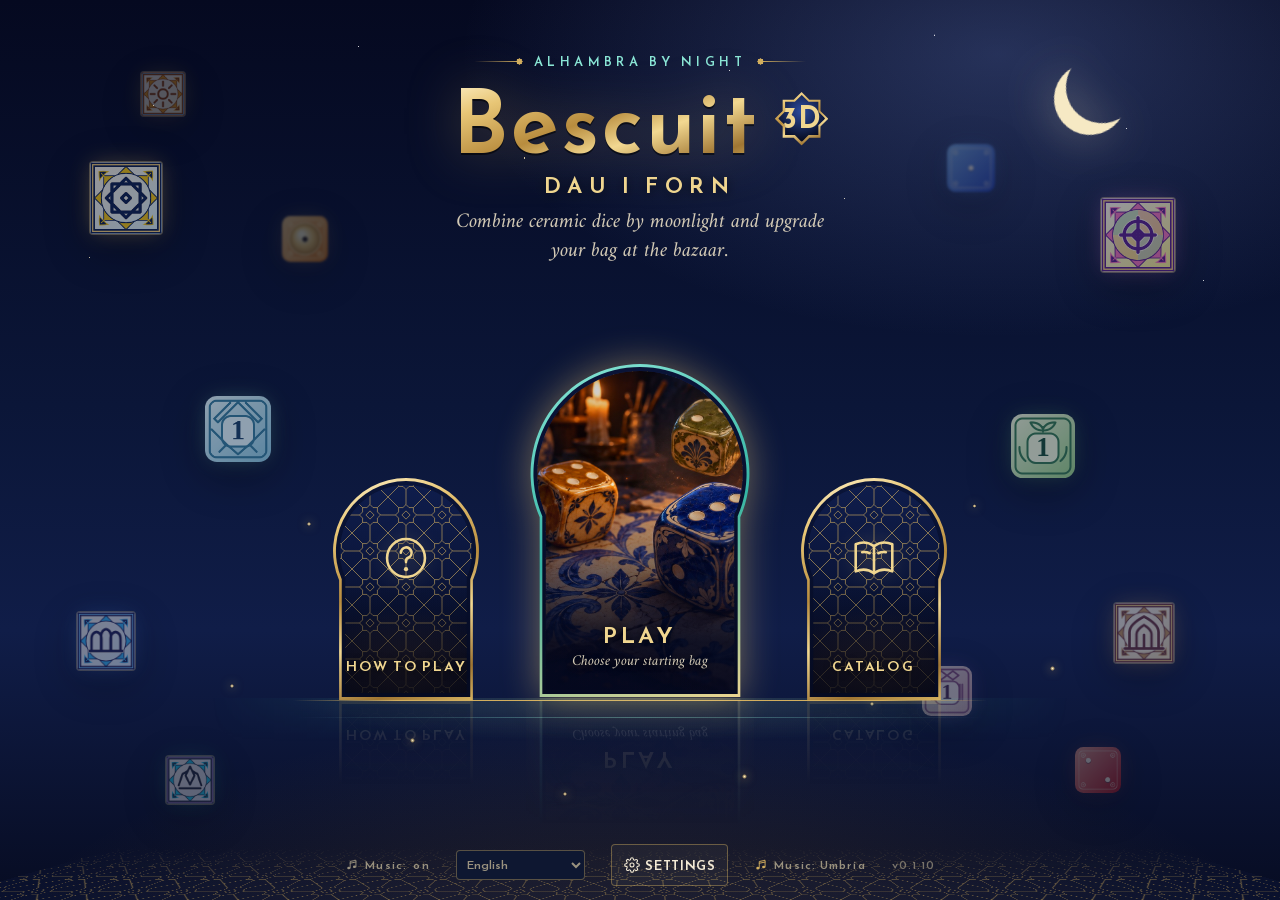
<file: index.html>
<!doctype html>
<html lang="es">
<head>
  <meta charset="utf-8">
  <meta name="viewport" content="width=device-width, initial-scale=1, viewport-fit=cover">
  <meta name="theme-color" content="#070c22">
  <meta name="color-scheme" content="dark">
  <meta name="description" content="Bescuit: Dau i Forn · Alhambra de noche. Combina dados de cerámica bajo la luna, compra en el zoco y forja quimeras entre mosaicos.">
  <title>Bescuit: Dau i Forn</title>
  <link rel="icon" type="image/jpeg" href="azulejo.jpg">
  <link rel="preconnect" href="https://fonts.googleapis.com">
  <link rel="preconnect" href="https://fonts.gstatic.com" crossorigin>
  <link rel="stylesheet" href="https://fonts.googleapis.com/css2?family=Amiri:ital,wght@0,400;0,700;1,400;1,700&family=Reem+Kufi:wght@400..700&display=swap">
  <link rel="stylesheet" href="estilo.css?v=esmaltes-32">
  <script type="importmap">{"imports":{"three":"./vendor/three.module.min.js"}}</script>
  <script type="module" src="juego.js?v=esmaltes-32"></script>
</head>
<body data-screen="title">
  <main class="patio" id="start">
    <div class="sky" aria-hidden="true"><span class="stars"></span><span class="moon"></span><span class="lattice"></span><div class="patio-drift" id="patio-drift"></div></div>
    <header class="crest">
      <p class="crest-kicker"><span class="rule" aria-hidden="true"></span>Alhambra de noche<span class="rule" aria-hidden="true"></span></p>
      <h1 class="wordmark"><span class="wordmark-main">Bescuit</span><span class="wordmark-star"><span>3D</span></span><span class="wordmark-sub">Dau i Forn</span></h1>
      <p class="crest-tagline">Combina dados de cerámica bajo la luna y mejora tu bolsa en el zoco.</p>
    </header>

    <div class="arcade">
      <nav class="doors" aria-label="Menú principal">
        <button class="door door-side" type="button" data-help>
          <span class="door-arch" aria-hidden="true"><span class="door-light"></span><i data-icon="help" class="door-glyph"></i></span>
          <span class="door-caption"><span class="door-label">Cómo jugar</span></span>
        </button>
        <div class="door-main-wrap">
          <button class="door door-main" type="button" id="play" disabled>
            <span class="door-arch" aria-hidden="true"><span class="door-light"></span><span class="door-view"></span></span>
            <span class="door-caption"><span class="door-label" id="play-label">Cargando…</span><small class="door-note" id="play-note"></small></span>
          </button>
          <button class="threshold" type="button" id="new" hidden><i data-icon="refresh"></i>Nueva partida</button>
        </div>
        <button class="door door-side" type="button" id="catalog">
          <span class="door-arch" aria-hidden="true"><span class="door-light"></span><i data-icon="codex" class="door-glyph"></i></span>
          <span class="door-caption"><span class="door-label">Catálogo</span></span>
        </button>
      </nav>
      <div class="pool" aria-hidden="true"></div>
    </div>

    <p class="boot" id="boot" role="status" hidden></p>
    <footer class="patio-foot">
      <button class="music-toggle" type="button" id="music" aria-pressed="true"><i data-icon="music"></i>Música: <span class="music-state">sí</span></button>
      <select class="language-picker" id="language" aria-label="Idioma">
        <option value="es" lang="es">Español</option>
        <option value="ca" lang="ca">Valencià / Català</option>
        <option value="en" lang="en">English</option>
        <option value="fr" lang="fr">Français</option>
      </select>
      <button class="options-toggle" type="button" id="title-options" aria-label="Ajustes" title="Ajustes"><i data-icon="settings"></i>Ajustes</button>
      <a class="music-credit" href="https://umbriamusic.bandcamp.com/" target="_blank" rel="noopener noreferrer"><i data-icon="music"></i><span>Música: Umbría</span></a>
      <span class="patio-version" id="app-version">v0.1.10</span>
    </footer>
  </main>

  <main class="game" id="game" hidden>
    <div class="play" id="play-layout">
      <section class="world" id="world" aria-label="Mesa 3D">
        <canvas id="canvas" tabindex="0" aria-label="Tablero de dados 3D" aria-describedby="hint"></canvas>
        <div class="world-labels" id="world-labels" aria-hidden="true"></div>
        <div class="popups" id="popups" aria-hidden="true"></div>
        <div class="tooltip" id="power-tooltip" role="tooltip" hidden></div>
        <div class="tooltip tooltip-unique" id="die-tooltip" role="tooltip" hidden></div>
      </section>
      <div class="night" aria-hidden="true"></div>

      <header class="crown" id="crown">
        <div class="crown-start">
          <button class="orb" type="button" id="pause" aria-label="Pausa" title="Pausa (Esc)"><i data-icon="pause"></i></button>
          <div class="cartouche">
            <h1 id="stage-name"></h1>
            <span class="cartouche-label" id="stage-label"></span>
          </div>
        </div>

        <div class="medallion-cluster" id="resources">
          <div class="wing wing-start">
            <div class="glyph" title="Turnos restantes"><i data-icon="hourglass" class="glyph-ico"></i><span class="turns" id="turns" role="img"></span></div>
            <div class="glyph" id="chisel-glyph" title="Cargas de cincel"><i data-icon="chisel" class="glyph-ico"></i><span class="sr-only">Cincel</span><strong id="chisel-count"></strong></div>
          </div>
          <div class="medallion" id="medallion">
            <div class="medallion-preview" id="progress-preview" aria-hidden="true"></div>
            <div class="medallion-ring" id="progress" role="progressbar" aria-label="Objetivo del mosaico" aria-valuemin="0"></div>
            <div class="medallion-star">
              <span class="medallion-kicker" aria-hidden="true">Puntos</span>
              <span class="sr-only">Puntuación</span><strong id="score">0</strong>
              <span class="goal" id="goal"></span>
            </div>
          </div>
          <div class="wing wing-end">
            <div class="glyph" title="Oro"><i class="coin" aria-hidden="true"></i><span class="sr-only">Oro</span><strong id="gold-count"></strong></div>
            <div class="glyph" title="Dados en la bolsa"><i data-icon="dice" class="glyph-ico"></i><span class="sr-only">Dados en la bolsa</span><strong id="bag-count"></strong></div>
          </div>
        </div>

        <div class="crown-end">
          <button class="codex-toggle" type="button" id="codex-toggle" aria-controls="codex" aria-expanded="false">
            <i data-icon="codex"></i><span class="codex-toggle-label">Códice</span><span class="codex-count" id="codex-count" hidden></span>
          </button>
        </div>
      </header>

      <div class="plaques">
        <aside class="order" id="order" aria-label="Encargo" hidden>
          <i data-icon="scroll" class="order-ico"></i>
          <div class="order-text"><span class="order-kicker">Encargo</span><strong id="order-label"></strong></div>
          <span class="order-reward" id="order-reward"></span>
        </aside>
        <aside class="boss" id="boss" aria-label="Regla del jefe" hidden>
          <i data-icon="crown" class="boss-ico"></i>
          <div class="boss-text"><span class="boss-kicker">Regla del jefe</span><strong id="boss-rule"></strong></div>
        </aside>
      </div>

      <nav class="rail" aria-label="Cámara y colección">
        <button class="orb orb-small" type="button" id="top" aria-label="Vista cenital" title="Vista cenital (V)"><i data-icon="grid"></i></button>
        <button class="orb orb-small" type="button" id="reset-camera" aria-label="Centrar cámara" title="Centrar cámara (R)"><i data-icon="target"></i></button>
        <button class="orb orb-small" type="button" id="collection-button" aria-label="Bolsa y azulejos" title="Bolsa y azulejos"><i data-icon="bag"></i></button>
        <button class="orb orb-small" type="button" id="sound" aria-label="Sonido" aria-pressed="true" title="Sonido"><i data-icon="sound"></i></button>
        <button class="orb orb-small" type="button" id="options-button" aria-label="Ajustes" title="Ajustes"><i data-icon="settings"></i></button>
      </nav>

      <footer class="dock">
        <p class="hint" id="hint" aria-live="polite"></p>
        <div class="dock-row">
          <button class="recall" type="button" id="recall" hidden><i data-icon="undo"></i>Retirar</button>
          <section class="tally" id="tally" aria-live="polite" aria-label="Jugada">
            <span class="tally-kicker">Jugada</span>
            <strong class="tally-total" id="preview">+0</strong>
            <p class="tally-breakdown" id="breakdown"></p>
            <p class="tally-placed" id="placed"></p>
          </section>
          <div class="sequence" id="sequence" hidden>
            <div class="score-flames" aria-hidden="true">
              <svg class="flame outer f1" viewBox="0 0 32 48" preserveAspectRatio="none"><path d="M16 1C20 13 30 21 30 34C30 43 24 47 16 47C8 47 2 43 2 34C2 23 10 17 12 8C14 14 15 11 16 1Z"/></svg>
              <svg class="flame outer f2" viewBox="0 0 32 48" preserveAspectRatio="none"><path d="M15 2C21 15 29 22 29 34C29 43 23 47 16 47C9 47 3 43 3 34C3 22 9 14 15 2Z"/></svg>
              <svg class="flame mid f3" viewBox="0 0 32 48" preserveAspectRatio="none"><path d="M16 1C20 13 30 21 30 34C30 43 24 47 16 47C8 47 2 43 2 34C2 23 10 17 12 8C14 14 15 11 16 1Z"/></svg>
              <svg class="flame inner f4" viewBox="0 0 32 48" preserveAspectRatio="none"><path d="M16 3C21 15 28 22 28 35C28 43 23 47 16 47C9 47 4 43 4 35C4 23 11 16 16 3Z"/></svg>
              <svg class="flame mid f5" viewBox="0 0 32 48" preserveAspectRatio="none"><path d="M15 2C21 15 29 22 29 34C29 43 23 47 16 47C9 47 3 43 3 34C3 22 9 14 15 2Z"/></svg>
              <svg class="flame outer f6" viewBox="0 0 32 48" preserveAspectRatio="none"><path d="M16 1C20 13 30 21 30 34C30 43 24 47 16 47C8 47 2 43 2 34C2 23 10 17 12 8C14 14 15 11 16 1Z"/></svg>
              <svg class="flame outer f7" viewBox="0 0 32 48" preserveAspectRatio="none"><path d="M15 2C21 15 29 22 29 34C29 43 23 47 16 47C9 47 3 43 3 34C3 22 9 14 15 2Z"/></svg>
              <span class="spark s1"></span>
              <span class="spark s2"></span>
              <span class="spark s3"></span>
              <span class="spark s4"></span>
              <span class="spark s5"></span>
            </div>
            <span class="sequence-phase" id="sequence-phase"></span>
            <div class="sequence-value" id="sequence-value"></div>
            <small class="sequence-detail" id="sequence-detail"></small>
            <button class="skip" id="skip-score" type="button">Saltar<i data-icon="skip"></i></button>
          </div>
          <button class="seal" type="button" id="confirm" aria-label="Puntuar la jugada" title="Puntuar (Espacio)" disabled>
            <span class="seal-face" aria-hidden="true"><i data-icon="star-fill" class="seal-star"></i><span class="seal-word">Puntuar</span><kbd>Espacio</kbd></span>
          </button>
        </div>
      </footer>

      <aside class="codex" id="codex" aria-labelledby="codex-title">
        <header class="codex-head">
          <div><span class="codex-kicker">Libro de patrones</span><h2 id="codex-title" tabindex="-1">Códice</h2></div>
          <button class="orb orb-small" type="button" id="codex-close" aria-label="Cerrar el códice"><i data-icon="close"></i></button>
        </header>
        <div class="codex-body">
          <section class="codex-section" aria-labelledby="patterns-title">
            <div class="codex-section-head">
              <h3 id="patterns-title">Combinaciones</h3>
              <button class="codex-plates-btn" type="button" id="codex-plates"><i data-icon="plate"></i>Ver platos</button>
            </div>
            <ul class="patterns" id="patterns"></ul>
          </section>
          <section class="codex-section" aria-labelledby="equipped-label">
            <h3 id="equipped-label">Azulejos equipados <span class="count" id="equipped-count"></span></h3>
            <ul class="tile-list" id="active-powers"></ul>
          </section>
          <p class="key-tip"><kbd>Clic der.</kbd> girar · <kbd>Rueda</kbd> zoom · <kbd>1–4</kbd> elegir · <kbd>V</kbd> cenital · <kbd>R</kbd> centrar · <kbd>Espacio</kbd> puntuar</p>
        </div>
      </aside>
    </div>
    <section class="zoco" id="workshop" aria-labelledby="workshop-title" hidden></section>
  </main>

  <dialog id="dialog" aria-labelledby="dialog-title"></dialog>
  <noscript>Activa JavaScript en el navegador para jugar a Bescuit: Dau i Forn.</noscript>
</body>
</html>
</file>
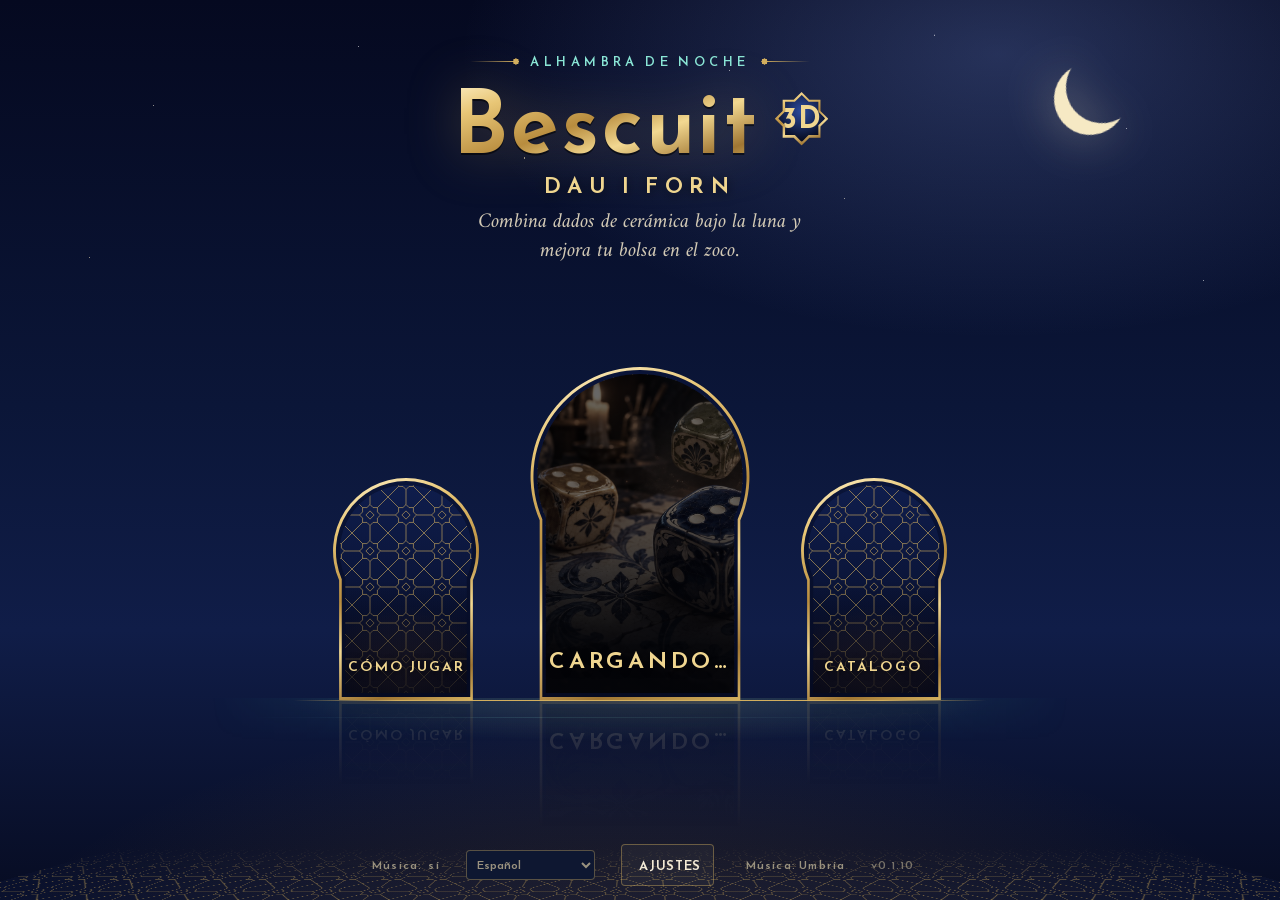
<file: v1/index.html>
<!doctype html>
<html lang="es">
<head>
  <meta charset="utf-8">
  <!-- The design versions were merged into the main game; old links land on it. -->
  <meta http-equiv="refresh" content="0; url=../">
  <link rel="canonical" href="../">
  <title>Mosaic Roll 3D</title>
</head>
<body><a href="../">Ir a Mosaic Roll 3D</a></body>
</html>
</file>
<file: estilo.css>
/* =====================================================================
   Bescuit: Dau i Forn · «Alhambra de noche»
   Lapis-lazuli night, gold leaf, zellige stars and horseshoe arches.
   ===================================================================== */

@property --p { syntax: '<number>'; inherits: true; initial-value: 0; }
@property --p-next { syntax: '<number>'; inherits: true; initial-value: 0; }

:root {
  /* Backdrops read by the shared 3D modules (mesa.js / taller.js). */
  --scene: #0a1130;
  --scene-workshop: #0b1334;

  --night-0: #03061a;
  --night-1: #070c22;
  --night-2: #0c1533;
  --lapis-1: #112152;
  --lapis-2: #1b3274;
  --lapis-3: #2c4ca0;
  --gold-0: #5c431a;
  --gold-1: #a3803b;
  --gold-2: #d2ae5e;
  --gold-3: #f0d690;
  --gold-4: #fff3cd;
  --turq-1: #12756d;
  --turq-2: #34b5a5;
  --turq-3: #8ae6d6;
  --ivory: #f3ead6;
  --ivory-2: #d2c9b5;
  --ivory-3: #9a927f;
  --terra: #c65a3e;
  --terra-2: #f0a184;
  --violet: #cdb2ff;
  --line: rgba(210, 174, 94, .42);
  --line-soft: rgba(210, 174, 94, .2);
  --glass: rgba(8, 14, 40, .78);
  --glass-2: rgba(13, 22, 58, .9);

  --font-kufi: 'Reem Kufi', 'Segoe UI', system-ui, sans-serif;
  --font-serif: 'Amiri', 'Iowan Old Style', 'Palatino Linotype', Georgia, serif;

  --gold-leaf: linear-gradient(160deg, #fff3cd 0%, #e8c676 20%, #b88c3e 46%, #f2d891 64%, #a07633 86%, #d9b765 100%);
  --gold-flat: linear-gradient(180deg, #f3d891, #c9a253 55%, #a8823c);
  --star: polygon(50% 0, 64.65% 14.64%, 85.36% 14.64%, 85.36% 35.35%, 100% 50%, 85.36% 64.65%, 85.36% 85.36%, 64.65% 85.36%, 50% 100%, 35.35% 85.36%, 14.64% 85.36%, 14.64% 64.65%, 0 50%, 14.64% 35.35%, 14.64% 14.64%, 35.35% 14.64%);
  --cartouche: polygon(11px 0, calc(100% - 11px) 0, 100% 50%, calc(100% - 11px) 100%, 11px 100%, 0 50%);
  /* Horseshoe arch: circle centred at (50,48), r = 48, springing narrowed to x = 6…94. Very tall jambs so it scales with width only. */
  --arch: url("data:image/svg+xml,%3Csvg xmlns='http://www.w3.org/2000/svg' viewBox='0 0 100 1000'%3E%3Cpath d='M6 1000V67.2A48 48 0 1 1 94 67.2V1000Z'/%3E%3C/svg%3E");
  --zellige: url("data:image/svg+xml,%3Csvg xmlns='http://www.w3.org/2000/svg' width='48' height='48' viewBox='0 0 48 48'%3E%3Cg fill='none' stroke='%23d2ae5e' stroke-width='.8'%3E%3Cpath d='M24 10 28.1 14.1H33.9V19.9L38 24 33.9 28.1V33.9H28.1L24 38 19.9 33.9H14.1V28.1L10 24 14.1 19.9V14.1H19.9Z'/%3E%3Cpath d='M24 0V10M24 38V48M0 24H10M38 24H48M0 0 14.1 14.1M48 0 33.9 14.1M0 48 14.1 33.9M48 48 33.9 33.9M24 18.5 29.5 24 24 29.5 18.5 24Z'/%3E%3C/g%3E%3C/svg%3E");
  --zellige-turq: url("data:image/svg+xml,%3Csvg xmlns='http://www.w3.org/2000/svg' width='48' height='48' viewBox='0 0 48 48'%3E%3Cg fill='none' stroke='%2334b5a5' stroke-width='.8'%3E%3Cpath d='M24 10 28.1 14.1H33.9V19.9L38 24 33.9 28.1V33.9H28.1L24 38 19.9 33.9H14.1V28.1L10 24 14.1 19.9V14.1H19.9Z'/%3E%3Cpath d='M24 0V10M24 38V48M0 24H10M38 24H48M0 0 14.1 14.1M48 0 33.9 14.1M0 48 14.1 33.9M48 48 33.9 33.9'/%3E%3C/g%3E%3C/svg%3E");
  --ease-out: cubic-bezier(.2, .8, .25, 1);

  color-scheme: dark;
}

*, *::before, *::after { box-sizing: border-box; }
* { margin: 0; }
[hidden] { display: none !important; }
html { -webkit-text-size-adjust: 100%; text-size-adjust: 100%; }
body {
  min-height: 100svh; overflow-x: hidden; background: var(--night-1); color: var(--ivory);
  font: 400 17px/1.45 var(--font-serif); -webkit-font-smoothing: antialiased; -webkit-tap-highlight-color: transparent;
}
body[data-screen="game"] { overflow: hidden; }
button, select { font: inherit; color: inherit; }
button { cursor: pointer; }
button:disabled { cursor: default; }
img { display: block; max-width: 100%; }
a { color: inherit; }
:focus-visible { outline: 2px solid var(--turq-3); outline-offset: 3px; }
.sr-only { position: absolute !important; width: 1px; height: 1px; overflow: hidden; clip: rect(0 0 0 0); clip-path: inset(50%); white-space: nowrap; }

.ico { width: 1.15em; height: 1.15em; flex: none; fill: none; stroke: currentColor; stroke-width: 1.6; stroke-linecap: round; stroke-linejoin: round; vertical-align: -.2em; }
.ico .f { fill: currentColor; stroke: none; }

kbd {
  display: inline-block; min-width: 1.6em; padding: .12em .45em .08em; border: 1px solid var(--line); border-radius: 3px;
  background: rgba(255, 243, 205, .06); color: var(--gold-3); font: 600 .78em/1.2 var(--font-kufi); letter-spacing: .02em; text-align: center; white-space: nowrap;
}

.coin {
  position: relative; display: inline-block; flex: none; width: .92em; height: .92em; border-radius: 50%; vertical-align: -.14em;
  background: radial-gradient(circle at 34% 30%, #fff6d2 0, #ecc96e 34%, #b88a35 72%, #7d5a20 100%);
  box-shadow: inset 0 0 0 1px rgba(92, 67, 26, .55), 0 1px 2px rgba(0, 0, 0, .45);
}
.coin::after { content: ''; position: absolute; inset: 24%; clip-path: var(--star); background: rgba(124, 88, 30, .55); }
.coin-big { width: 1.1em; height: 1.1em; }
.coins { display: inline-flex; align-items: center; gap: .22em; white-space: nowrap; }

/* ---------- Buttons ---------- */
.btn {
  display: inline-flex; align-items: center; justify-content: center; gap: .5em; min-height: 46px; padding: .5em 1.2em .45em;
  border: 1px solid var(--line); border-radius: 4px; background: rgba(255, 243, 205, .04); color: var(--ivory);
  font: 600 15px/1.1 var(--font-kufi); letter-spacing: .06em; text-transform: uppercase; touch-action: manipulation;
  transition: background .2s, border-color .2s, box-shadow .2s, color .2s, transform .12s;
}
.btn:not(:disabled):hover { border-color: var(--gold-2); background: rgba(255, 243, 205, .09); box-shadow: 0 0 22px -6px rgba(240, 214, 144, .45); }
.btn:not(:disabled):active { transform: translateY(1px); }
.btn:disabled { opacity: .42; }
.btn-gold {
  border-color: transparent; background: var(--gold-flat); color: #1c1405;
  box-shadow: inset 0 0 0 1px rgba(255, 243, 205, .55), inset 0 0 0 3px rgba(92, 67, 26, .35), 0 8px 20px -10px rgba(240, 200, 110, .8);
}
.btn-gold:not(:disabled):hover { background: linear-gradient(180deg, #fbe4a5, #d6b061 55%, #b38b42); border-color: transparent; color: #140e02; box-shadow: inset 0 0 0 1px rgba(255, 243, 205, .7), inset 0 0 0 3px rgba(92, 67, 26, .35), 0 0 28px -4px rgba(240, 210, 130, .65); }
.btn-gold .coin { box-shadow: inset 0 0 0 1px rgba(92, 67, 26, .7); }
.btn-danger { border-color: rgba(240, 161, 132, .55); background: linear-gradient(180deg, rgba(198, 90, 62, .5), rgba(120, 44, 28, .55)); color: #ffe6dc; }
.btn-danger:not(:disabled):hover { border-color: var(--terra-2); background: linear-gradient(180deg, rgba(214, 104, 74, .65), rgba(140, 52, 32, .65)); box-shadow: 0 0 24px -6px rgba(240, 161, 132, .6); }
.btn-big { min-height: 54px; font-size: 17px; }
.btn-small { min-height: 36px; padding-inline: .9em; font-size: 13px; }

.orb {
  display: inline-grid; place-items: center; flex: none; width: 46px; height: 46px; padding: 0; border: 1px solid var(--line); border-radius: 50%;
  background: radial-gradient(circle at 50% 30%, rgba(44, 76, 160, .55), rgba(7, 12, 34, .85) 70%); color: var(--gold-3);
  box-shadow: inset 0 0 0 3px rgba(7, 12, 34, .6), inset 0 0 0 4px var(--line-soft), 0 8px 18px -8px rgba(0, 0, 0, .8);
  transition: border-color .2s, box-shadow .2s, color .2s;
}
.orb .ico { width: 21px; height: 21px; }
.orb:not(:disabled):hover { border-color: var(--gold-2); color: var(--gold-4); box-shadow: inset 0 0 0 3px rgba(7, 12, 34, .6), inset 0 0 0 4px var(--line), 0 0 22px -4px rgba(240, 214, 144, .5); }
.orb:disabled { opacity: .4; }
.orb-small { width: 40px; height: 40px; }
.orb-small .ico { width: 18px; height: 18px; }
.orb[aria-pressed="false"] { color: var(--ivory-3); }

/* =====================================================================
   Title screen: a moonlit courtyard, menu as horseshoe doorways
   ===================================================================== */
.patio {
  position: relative; display: grid; grid-template-rows: auto 1fr auto auto; justify-items: center; min-height: 100svh; overflow: hidden;
  padding: max(28px, env(safe-area-inset-top)) 16px max(14px, env(safe-area-inset-bottom)); isolation: isolate;
}
.sky { position: absolute; inset: 0; z-index: -1; overflow: hidden; pointer-events: none;
  background:
    radial-gradient(60% 45% at 78% 6%, rgba(122, 150, 230, .28), transparent 70%),
    radial-gradient(90% 60% at 50% 115%, rgba(196, 140, 60, .2), transparent 60%),
    linear-gradient(180deg, #050920 0%, #0b1638 45%, #101d48 70%, #070c22 100%);
}
.stars { position: absolute; inset: 0 0 35%;
  background-image:
    radial-gradient(1.2px 1.2px at 12% 18%, #fff8e0 50%, transparent 51%), radial-gradient(1px 1px at 28% 8%, #fff 50%, transparent 51%),
    radial-gradient(1.4px 1.4px at 41% 27%, #ffeec2 50%, transparent 51%), radial-gradient(1px 1px at 57% 12%, #fff 50%, transparent 51%),
    radial-gradient(1.1px 1.1px at 66% 34%, #fff8e0 50%, transparent 51%), radial-gradient(1px 1px at 88% 22%, #fff 50%, transparent 51%),
    radial-gradient(1.3px 1.3px at 7% 44%, #ffeec2 50%, transparent 51%), radial-gradient(1px 1px at 94% 48%, #fff 50%, transparent 51%),
    radial-gradient(1px 1px at 35% 52%, #fff 50%, transparent 51%), radial-gradient(1.2px 1.2px at 73% 6%, #fff 50%, transparent 51%);
  background-size: 100% 100%, 100% 100%, 100% 100%, 100% 100%, 100% 100%, 100% 100%, 100% 100%, 100% 100%, 100% 100%, 100% 100%;
  opacity: .8; animation: twinkle 7s ease-in-out infinite alternate;
}
.stars::after { content: ''; position: absolute; inset: 0;
  background-image: radial-gradient(1px 1px at 20% 30%, #fff 50%, transparent 51%), radial-gradient(1px 1px at 50% 40%, #fff 50%, transparent 51%), radial-gradient(1px 1px at 80% 12%, #fff 50%, transparent 51%);
  background-size: 180px 140px; opacity: .35;
}
.moon {
  position: absolute; top: clamp(28px, 7vh, 70px); right: clamp(24px, 12vw, 200px); width: clamp(44px, 6vw, 72px); aspect-ratio: 1; border-radius: 50%;
  box-shadow: inset clamp(9px, 1.3vw, 15px) calc(clamp(9px, 1.3vw, 15px) * -.5) 0 0 #f6e9c4; transform: rotate(-18deg);
  filter: drop-shadow(0 0 22px rgba(246, 233, 196, .45));
}
.lattice {
  position: absolute; left: -20%; right: -20%; bottom: -6%; height: 46%; transform: perspective(520px) rotateX(64deg); transform-origin: 50% 100%;
  background: var(--zellige) 0 0 / 64px 64px, linear-gradient(180deg, transparent, rgba(20, 34, 84, .65));
  opacity: .5; -webkit-mask: linear-gradient(180deg, transparent 0, #000 45%); mask: linear-gradient(180deg, transparent 0, #000 45%);
}
.patio-drift {
  position: absolute; inset: 0; pointer-events: none;
  transform: translate3d(calc(var(--mx, 0) * 14px), calc(var(--my, 0) * 10px), 0);
  transition: transform .35s var(--ease-out);
}
.floater {
  position: absolute; left: var(--x); top: var(--y); width: var(--s); height: var(--s);
  opacity: var(--o, .5); filter: blur(var(--blur, 0px)) drop-shadow(0 12px 22px rgba(0, 0, 0, .55));
  animation: patio-float var(--dur, 12s) ease-in-out var(--delay, 0s) infinite alternate;
  will-change: transform;
}
.floater img {
  display: block; width: 100%; height: 100%;
  animation: patio-spin var(--spin, 18s) ease-in-out var(--delay, 0s) infinite alternate;
}
.floater-tile img {
  border-radius: 3px;
  box-shadow: 0 0 0 1px rgba(240, 214, 144, .45), 0 0 22px -2px var(--glow, rgba(210, 174, 94, .35));
}
.floater-die img {
  border-radius: 18%;
  box-shadow: 0 0 22px -4px var(--glow, rgba(138, 230, 214, .32));
}
.mote {
  position: absolute; left: var(--x); top: var(--y); width: var(--s, 5px); height: var(--s, 5px);
  border-radius: 50%; background: radial-gradient(circle, #fff3cd 0%, rgba(240, 200, 110, .6) 45%, transparent 72%);
  box-shadow: 0 0 10px rgba(240, 200, 110, .55);
  animation: mote-rise var(--dur, 9s) ease-in-out var(--delay, 0s) infinite;
}
body:not([data-screen="title"]) .patio-drift * { animation-play-state: paused; }
@keyframes patio-float {
  0% { transform: translate3d(0, 0, 0) scale(1); }
  50% { transform: translate3d(var(--dx, 10px), var(--dy, -16px), 0) scale(1.03); }
  100% { transform: translate3d(calc(var(--dx, 10px) * -.6), calc(var(--dy, -16px) * -.75), 0) scale(.97); }
}
@keyframes patio-spin {
  0% { transform: perspective(500px) rotateX(var(--rx, 8deg)) rotateY(var(--ry, -12deg)) rotateZ(var(--r0, -6deg)); }
  100% { transform: perspective(500px) rotateX(calc(var(--rx, 8deg) * -1)) rotateY(calc(var(--ry, -12deg) * -1)) rotateZ(var(--r1, 8deg)); }
}
@keyframes mote-rise {
  0% { transform: translate3d(0, 18px, 0) scale(.6); opacity: 0; }
  25% { opacity: .8; }
  75% { opacity: .65; }
  100% { transform: translate3d(var(--dx, 14px), -54px, 0) scale(1.1); opacity: 0; }
}

.crest { display: grid; justify-items: center; gap: 10px; max-width: 760px; margin-top: clamp(0px, 3vh, 36px); text-align: center; }
.crest-kicker { display: flex; align-items: center; gap: 14px; color: var(--turq-3); font: 500 13px/1 var(--font-kufi); letter-spacing: .34em; text-transform: uppercase; }
.crest-kicker .rule { width: 46px; height: 7px; background: linear-gradient(90deg, transparent, var(--gold-2)) center / 100% 1px no-repeat; position: relative; }
.crest-kicker .rule:last-child { transform: scaleX(-1); }
.crest-kicker .rule::after { content: ''; position: absolute; right: -3px; top: 0; width: 7px; height: 7px; clip-path: var(--star); background: var(--gold-2); }
.wordmark { display: flex; flex-wrap: wrap; align-items: center; justify-content: center; column-gap: .18em; row-gap: .08em; font: 600 clamp(44px, 7.6vw, 88px)/1 var(--font-kufi); letter-spacing: .02em; }
.wordmark-sub {
  flex-basis: 100%; color: var(--gold-3); font: 600 clamp(14px, 2vw, 22px)/1.15 var(--font-kufi);
  letter-spacing: .3em; text-transform: uppercase; text-shadow: 0 2px 12px rgba(0, 0, 0, .65);
}
.wordmark-main {
  background: var(--gold-leaf); -webkit-background-clip: text; background-clip: text; color: transparent;
  filter: drop-shadow(0 2px 0 rgba(0, 0, 0, .55)) drop-shadow(0 0 26px rgba(240, 200, 110, .25));
}
.wordmark-star {
  display: grid; place-items: center; width: .98em; aspect-ratio: 1; clip-path: var(--star); background: var(--gold-leaf);
  font-size: .62em; transform: translateY(-.06em) rotate(0deg);
}
.wordmark-star span { display: grid; place-items: center; width: 100%; height: 100%; clip-path: var(--star); background: radial-gradient(circle at 50% 35%, var(--lapis-3), var(--night-1) 75%); transform: scale(.88); color: var(--gold-3); font-size: .62em; font-weight: 700; letter-spacing: 0; }
.crest-tagline { max-width: 34ch; color: var(--ivory-2); font: italic 400 clamp(17px, 2vw, 21px)/1.35 var(--font-serif); }

.arcade { position: relative; display: grid; align-content: center; justify-items: center; width: 100%; padding-block: clamp(14px, 3vh, 34px) 0; }
.doors { position: relative; z-index: 1; display: flex; align-items: flex-end; justify-content: center; gap: clamp(14px, 3.4vw, 48px); }
.doors::before { content: ''; position: absolute; left: -6%; right: -6%; bottom: -1px; height: 1px; background: linear-gradient(90deg, transparent, var(--gold-2) 15%, var(--gold-2) 85%, transparent); }
.door-main-wrap { position: relative; display: grid; justify-items: center; }
.door {
  --door-w: clamp(98px, 12vw, 152px);
  position: relative; display: block; width: var(--door-w); aspect-ratio: 100 / 146; padding: 0; border: 0; background: none; color: var(--ivory); text-align: center;
  -webkit-box-reflect: below 1px linear-gradient(transparent 62%, rgba(255, 255, 255, .16));
  transition: filter .3s, transform .3s var(--ease-out);
}
.door-main { --door-w: clamp(150px, min(28vh, 19vw), 228px); }
.door-arch, .door-arch::before, .door-light, .door-view { position: absolute; -webkit-mask: var(--arch) top / 100% auto no-repeat; mask: var(--arch) top / 100% auto no-repeat; }
.door-arch { inset: 0; background: var(--gold-leaf); }
.door-arch::before { content: ''; inset: 3px; background: linear-gradient(180deg, #0a1438, #050a20); }
.door-light { inset: 7px; background: var(--zellige) center 12px / 36px 36px, radial-gradient(120% 70% at 50% 100%, rgba(220, 150, 60, .2), transparent 60%), linear-gradient(180deg, #0f1d4c 0%, #0a1334 60%, #120f22 100%); transition: background .35s; }
.door-light::after { content: ''; position: absolute; inset: 0; background: linear-gradient(180deg, transparent 45%, rgba(3, 6, 20, .82)); }
.door-view { inset: 7px; background: url('portada.jpg') 72% 52% / cover no-repeat; filter: saturate(1.05) brightness(.82); transition: filter .4s, transform .6s var(--ease-out); }
.door-view::after { content: ''; position: absolute; inset: 0; background: radial-gradient(90% 60% at 50% 30%, transparent, rgba(5, 9, 30, .35)), linear-gradient(180deg, transparent 40%, rgba(4, 7, 24, .9) 85%); }
.door-glyph { position: absolute; left: 50%; top: 36%; width: 34%; height: auto; aspect-ratio: 1; transform: translate(-50%, -50%); color: var(--gold-3); stroke-width: 1.2; filter: drop-shadow(0 0 10px rgba(240, 214, 144, .35)); }
.door-caption { position: absolute; left: 9%; right: 9%; bottom: 11%; display: grid; justify-items: center; gap: 5px; }
.door-main .door-caption { bottom: 8%; }
.door-label { color: var(--gold-3); font: 600 clamp(11px, 1.15vw, 14px)/1.15 var(--font-kufi); letter-spacing: .14em; text-transform: uppercase; text-shadow: 0 1px 8px rgba(0, 0, 0, .8); }
.door-main .door-label { font-size: clamp(17px, 1.9vw, 23px); letter-spacing: .16em; }
.door-note { color: var(--ivory-2); font: italic 400 clamp(12px, 1.2vw, 15px)/1.15 var(--font-serif); text-shadow: 0 1px 6px rgba(0, 0, 0, .9); }
.door-note:empty { display: none; }
.door:not(:disabled):hover, .door:focus-visible { transform: translateY(-3px); filter: drop-shadow(0 0 18px rgba(240, 200, 110, .45)); }
.door:not(:disabled):hover .door-light, .door:focus-visible .door-light { background: var(--zellige) center 12px / 36px 36px, radial-gradient(120% 75% at 50% 100%, rgba(240, 170, 70, .55), transparent 65%), linear-gradient(180deg, #16286a 0%, #101c48 55%, #2a1a1c 100%); }
.door:not(:disabled):hover .door-view, .door:focus-visible .door-view { filter: saturate(1.15) brightness(1); }
.door:focus-visible { outline: none; }
.door:focus-visible .door-arch { background: linear-gradient(160deg, var(--turq-3), var(--turq-2) 50%, var(--gold-3)); }
.door:disabled { cursor: progress; }
.door:disabled .door-view { filter: grayscale(.6) brightness(.5); }
.threshold {
  position: absolute; z-index: 2; top: calc(100% + 12px); left: 50%; display: inline-flex; align-items: center; gap: 8px; min-height: 36px; padding: 6px 16px;
  border: 1px solid var(--line-soft); border-radius: 2px; background: rgba(5, 9, 28, .82); color: var(--ivory-2); transform: translateX(-50%);
  font: 500 12.5px/1 var(--font-kufi); letter-spacing: .16em; text-transform: uppercase; white-space: nowrap;
}
.threshold:hover { color: var(--gold-3); border-color: var(--gold-2); }
.pool {
  position: relative; width: min(860px, 96%); height: clamp(26px, 7vh, 70px); margin-top: -2px;
  background: linear-gradient(180deg, rgba(52, 181, 165, .08), transparent 70%), radial-gradient(60% 100% at 50% 0, rgba(240, 214, 144, .12), transparent 70%);
  -webkit-mask: linear-gradient(90deg, transparent, #000 15%, #000 85%, transparent); mask: linear-gradient(90deg, transparent, #000 15%, #000 85%, transparent);
}
.pool::after { content: ''; position: absolute; inset: 30% 10% auto; height: 1px; background: linear-gradient(90deg, transparent, rgba(138, 230, 214, .45), transparent); animation: shimmer 6s ease-in-out infinite; }

.boot { max-width: 40ch; margin-top: 10px; color: var(--terra-2); text-align: center; }
.patio-foot { display: flex; flex-wrap: wrap; align-items: center; justify-content: center; gap: 10px 26px; margin-top: 8px; color: var(--ivory-3); font: 500 12px/1 var(--font-kufi); letter-spacing: .1em; }
.music-toggle { display: inline-flex; align-items: center; gap: 6px; min-height: 30px; padding: 0; border: 0; background: none; color: var(--ivory-3); font: inherit; letter-spacing: inherit; }
.music-toggle:hover { color: var(--gold-3); }
.music-toggle[aria-pressed="false"] { opacity: .6; }
.language-picker { min-height: 30px; padding: 3px 6px; color: var(--ivory-3); background: #0e1731; border: 1px solid #b69b5b70; border-radius: 4px; font: inherit; }
.language-picker:focus-visible { outline: 2px solid var(--gold-3); }
.music-credit { display: inline-flex; align-items: center; gap: 6px; min-height: 30px; color: var(--ivory-3); text-decoration: none; transition: color .2s; }
.music-credit:hover { color: var(--gold-3); }
.music-credit .ico { width: 14px; height: 14px; color: var(--gold-2); }
.patio-version { display: inline-flex; align-items: center; min-height: 30px; color: var(--ivory-3); opacity: .75; letter-spacing: .08em; }

/* =====================================================================
   Game: full-bleed 3D stage with floating overlays
   ===================================================================== */
.play { position: fixed; inset: 0; overflow: hidden; background: var(--scene); }
.world { position: absolute; inset: 0; }
.world canvas { display: block; width: 100%; height: 100%; touch-action: none; }
.world canvas:focus-visible { outline: 2px solid var(--turq-3); outline-offset: -4px; }
.world.shake { animation: shake .4s; }
.world.shake-big { animation: shake-big .52s; }
.world-labels, .popups { position: absolute; inset: 0; z-index: 2; overflow: hidden; pointer-events: none; }
.popups { z-index: 6; }
.night { position: absolute; inset: 0; z-index: 1; pointer-events: none;
  background:
    linear-gradient(180deg, rgba(4, 7, 24, .78) 0, rgba(4, 7, 24, .25) 110px, transparent 170px),
    linear-gradient(0deg, rgba(4, 7, 24, .8) 0, rgba(4, 7, 24, .2) 120px, transparent 190px),
    radial-gradient(130% 95% at 50% 52%, transparent 55%, rgba(3, 5, 18, .6) 100%);
}

/* Match tags positioned by mesa.js (transform) */
.match {
  position: absolute; left: 0; top: 0; padding: 4px 9px 3px; border: 1px solid var(--gold-2); border-radius: 2px; white-space: nowrap;
  background: rgba(7, 12, 34, .9); color: var(--gold-3); font: 600 12.5px/1.2 var(--font-kufi); letter-spacing: .03em;
  box-shadow: inset 0 0 0 2px rgba(7, 12, 34, .9), inset 0 0 0 3px rgba(210, 174, 94, .25), 0 6px 14px -4px rgba(0, 0, 0, .7);
}
.match.column { border-color: var(--turq-2); color: var(--turq-3); box-shadow: inset 0 0 0 2px rgba(7, 12, 34, .9), inset 0 0 0 3px rgba(52, 181, 165, .25), 0 6px 14px -4px rgba(0, 0, 0, .7); }
.match.unique-mark { border-color: var(--violet); color: #ece2ff; }
.match.plate-badge {
  display: flex; flex-direction: column; align-items: center; gap: 1px;
  padding: 3px 8px 4px; border-radius: 8px; line-height: 1.08;
  border-color: var(--gold-2); color: #fff4ce;
  background: linear-gradient(180deg, rgba(35, 25, 9, .95), rgba(14, 10, 4, .95));
  box-shadow: 0 0 12px rgba(240, 200, 110, .5), 0 4px 10px rgba(0, 0, 0, .75);
}
.match.plate-badge.mult {
  border-color: var(--turq-2); color: #c9fff7;
  background: linear-gradient(180deg, rgba(10, 34, 34, .95), rgba(5, 16, 18, .95));
  box-shadow: 0 0 12px rgba(52, 181, 165, .5), 0 4px 10px rgba(0, 0, 0, .75);
}
.plate-badge-name { font: 600 9.5px/1.1 var(--font-kufi); letter-spacing: .02em; opacity: .92; }
.plate-badge-val { font: 700 12px/1.1 var(--font-kufi); letter-spacing: .03em; }

/* Crown: score medallion and resources */
.crown {
  position: absolute; z-index: 4; top: max(12px, env(safe-area-inset-top)); left: max(14px, env(safe-area-inset-left)); right: max(14px, env(safe-area-inset-right));
  display: grid; grid-template-columns: 1fr auto 1fr; align-items: start; gap: 12px; pointer-events: none;
}
.crown > * > *, .crown .medallion-cluster { pointer-events: auto; }
.crown-start { display: flex; align-items: flex-start; gap: 12px; min-width: 0; }
.crown-end { display: flex; justify-content: flex-end; }
.cartouche {
  position: relative; display: grid; gap: 3px; min-width: 0; max-width: 300px; padding: 8px 22px 8px; isolation: isolate;
}
.cartouche::before, .cartouche::after { content: ''; position: absolute; z-index: -1; clip-path: var(--cartouche); }
.cartouche::before { inset: 0; background: linear-gradient(90deg, var(--gold-1), var(--gold-3) 50%, var(--gold-1)); opacity: .75; }
.cartouche::after { inset: 1px; background: linear-gradient(180deg, rgba(17, 33, 82, .94), rgba(7, 12, 34, .94)); }
.cartouche h1 { overflow: hidden; color: var(--ivory); font: italic 700 21px/1.05 var(--font-serif); text-overflow: ellipsis; white-space: nowrap; }
.cartouche-label { color: var(--gold-2); font: 500 11px/1.1 var(--font-kufi); letter-spacing: .16em; text-transform: uppercase; white-space: nowrap; }

.medallion-cluster { display: flex; align-items: center; gap: 10px; }
.wing { display: grid; gap: 7px; }
.wing-start { justify-items: end; }
.wing-end { justify-items: start; }
.glyph {
  position: relative; display: inline-flex; align-items: center; gap: 7px; height: 32px; padding: 0 16px; isolation: isolate;
  min-width: 76px; justify-content: center; color: var(--ivory); font: 600 17px/1 var(--font-kufi); font-variant-numeric: tabular-nums;
}
.glyph::before, .glyph::after { content: ''; position: absolute; z-index: -1; clip-path: var(--cartouche); }
.glyph::before { inset: 0; background: var(--line); }
.glyph::after { inset: 1px; background: var(--glass-2); }
.glyph-ico { width: 17px; height: 17px; color: var(--gold-2); }
.glyph .coin { font-size: 17px; }
.glyph.empty { color: var(--terra-2); }
.glyph.empty .glyph-ico { color: var(--terra-2); }
.turns { display: inline-flex; gap: 4px; }
.pip { width: 11px; height: 11px; clip-path: var(--star); background: var(--gold-flat); }
.pip.spent { background: rgba(210, 174, 94, .22); }

.medallion { --med: 112px; --p: 0; --p-next: 0; position: relative; display: grid; place-items: center; width: var(--med); height: var(--med); transition: --p .65s var(--ease-out), --p-next .25s var(--ease-out); }
.medallion-preview {
  position: absolute; inset: 0; border-radius: 50%;
  background: conic-gradient(from 0deg,
    transparent calc(var(--p) * 360deg),
    rgba(240, 214, 144, .52) calc(var(--p) * 360deg),
    rgba(240, 214, 144, .22) calc(var(--p-next) * 360deg),
    transparent calc(var(--p-next) * 360deg));
  -webkit-mask:
    repeating-linear-gradient(135deg, #000 0 3px, rgba(0, 0, 0, .35) 3px 6px),
    radial-gradient(farthest-side, transparent calc(100% - 8px), #000 calc(100% - 7.5px));
  -webkit-mask-composite: source-in;
  mask:
    repeating-linear-gradient(135deg, #000 0 3px, rgba(0, 0, 0, .35) 3px 6px),
    radial-gradient(farthest-side, transparent calc(100% - 8px), #000 calc(100% - 7.5px));
  mask-composite: intersect;
  pointer-events: none;
}
.medallion.will-reach .medallion-preview {
  background: conic-gradient(from 0deg,
    transparent calc(var(--p) * 360deg),
    rgba(138, 230, 214, .7) calc(var(--p) * 360deg),
    rgba(52, 181, 165, .38) calc(var(--p-next) * 360deg),
    transparent calc(var(--p-next) * 360deg));
  filter: drop-shadow(0 0 7px rgba(138, 230, 214, .55));
}
.medallion-ring {
  position: absolute; inset: 0; border-radius: 50%;
  background: conic-gradient(from 0deg, var(--gold-3) 0, var(--gold-2) calc(var(--p) * 360deg), rgba(210, 174, 94, .12) calc(var(--p) * 360deg));
  -webkit-mask: radial-gradient(farthest-side, transparent calc(100% - 7.5px), #000 calc(100% - 7px)); mask: radial-gradient(farthest-side, transparent calc(100% - 7.5px), #000 calc(100% - 7px));
  filter: drop-shadow(0 0 6px rgba(240, 214, 144, .35));
}
.medallion::before { content: ''; position: absolute; inset: -4px; border-radius: 50%; border: 1px solid var(--line-soft); }
.medallion-star { position: absolute; inset: 9px; display: grid; place-content: center; justify-items: center; clip-path: var(--star); background: var(--gold-leaf); isolation: isolate; }
.medallion-star::before { content: ''; position: absolute; inset: 2px; z-index: -1; clip-path: var(--star); background: radial-gradient(circle at 50% 30%, var(--lapis-3), var(--lapis-1) 55%, var(--night-1)); }
.medallion-star::after { content: ''; position: absolute; inset: 9px; z-index: -1; clip-path: var(--star); background: var(--zellige) center / 22px 22px; opacity: .22; }
.medallion-kicker { color: var(--gold-2); font: 500 8.5px/1 var(--font-kufi); letter-spacing: .22em; text-transform: uppercase; }
#score { color: var(--gold-4); font: 700 33px/1 var(--font-kufi); font-variant-numeric: tabular-nums; text-shadow: 0 0 14px rgba(240, 214, 144, .45); margin-top: 1px; }
.goal { color: var(--ivory-2); font: 500 12px/1 var(--font-kufi); letter-spacing: .04em; margin-top: 2px; }
.medallion.reached .medallion-ring { background: conic-gradient(var(--turq-3), var(--turq-2), var(--turq-3)); filter: drop-shadow(0 0 10px rgba(138, 230, 214, .6)); }
.medallion.reached #score { color: var(--turq-3); text-shadow: 0 0 16px rgba(138, 230, 214, .5); }

.codex-toggle {
  position: relative; display: inline-flex; align-items: center; gap: 9px; height: 46px; padding: 0 22px; border: 0; background: none; color: var(--gold-3);
  font: 600 13px/1 var(--font-kufi); letter-spacing: .16em; text-transform: uppercase; isolation: isolate;
}
.codex-toggle::before, .codex-toggle::after { content: ''; position: absolute; z-index: -1; clip-path: var(--cartouche); transition: background .2s; }
.codex-toggle::before { inset: 0; background: var(--line); }
.codex-toggle::after { inset: 1px; background: var(--glass-2); }
.codex-toggle .ico { width: 20px; height: 20px; }
.codex-toggle:hover::before, .codex-toggle[aria-expanded="true"]::before { background: var(--gold-2); }
.codex-toggle[aria-expanded="true"]::after { background: linear-gradient(180deg, rgba(27, 50, 116, .95), rgba(10, 18, 50, .95)); }
.codex-count {
  position: absolute; top: -7px; right: -7px; display: inline-grid; place-items: center; min-width: 22px; height: 22px; padding: 0 5px; clip-path: var(--star); background: var(--turq-2); color: #04211e;
  font: 700 12px/1 var(--font-kufi); letter-spacing: 0;
}

/* Plaques under the stage name: the commission (order) and the boss rule */
.plaques {
  position: absolute; z-index: 3; top: calc(max(12px, env(safe-area-inset-top)) + 62px); left: max(14px, env(safe-area-inset-left));
  display: grid; justify-items: start; gap: 8px; max-width: min(320px, calc(100vw - 28px)); transition: opacity .25s;
}
.scoring .plaques { opacity: 0; pointer-events: none; }
.order {
  display: flex; align-items: center; gap: 10px; max-width: 100%; padding: 8px 14px 8px 10px;
  border: 1px solid var(--line-soft); border-left: 2px solid var(--gold-2); background: linear-gradient(90deg, rgba(10, 18, 50, .9), rgba(7, 12, 34, .55));
}
.boss {
  display: flex; align-items: center; gap: 10px; max-width: 100%; padding: 8px 14px 8px 10px;
  border: 1px solid rgba(240, 161, 132, .3); border-left: 2px solid var(--terra-2); background: linear-gradient(90deg, rgba(64, 18, 16, .92), rgba(7, 12, 34, .6));
}
.boss-ico { width: 22px; height: 22px; color: var(--terra-2); }
.boss-text { display: grid; gap: 1px; min-width: 0; }
.boss-kicker { color: var(--terra-2); font: 500 10px/1.2 var(--font-kufi); letter-spacing: .2em; text-transform: uppercase; }
.boss strong { color: #ffe6dc; font: italic 400 15.5px/1.2 var(--font-serif); }
.boss-stage .cartouche::before { background: linear-gradient(90deg, #7c2e1e, var(--terra-2) 50%, #7c2e1e); opacity: .95; }
.boss-stage .cartouche::after { background: linear-gradient(180deg, rgba(70, 20, 18, .95), rgba(14, 8, 24, .95)); }
.boss-stage .cartouche-label { color: var(--terra-2); }
.order-ico { width: 22px; height: 22px; color: var(--gold-2); }
.order-text { display: grid; gap: 1px; min-width: 0; }
.order-kicker { color: var(--gold-2); font: 500 10px/1.2 var(--font-kufi); letter-spacing: .2em; text-transform: uppercase; }
.order strong { color: var(--ivory); font: italic 400 16px/1.15 var(--font-serif); }
.order-reward { display: inline-flex; align-items: center; gap: 4px; margin-left: 4px; color: var(--gold-3); font: 600 15px/1 var(--font-kufi); white-space: nowrap; }
.order.fulfilled { border-left-color: var(--turq-2); }
.order.fulfilled .order-reward { color: var(--turq-3); }
.order.fulfilled .order-ico { color: var(--turq-2); }

/* Left rail: camera and collection */
.rail { position: absolute; z-index: 3; left: max(14px, env(safe-area-inset-left)); top: 50%; display: grid; gap: 10px; transform: translateY(-50%); }

/* Tooltips anchored to 3D objects */
.tooltip {
  position: absolute; z-index: 7; left: 0; top: 0; display: grid; gap: 3px; width: max-content; max-width: min(270px, calc(100% - 12px)); padding: 10px 14px 11px;
  border: 1px solid var(--rarity, var(--gold-2)); background: rgba(7, 12, 34, .95); pointer-events: auto; cursor: pointer;
  box-shadow: inset 0 0 0 3px rgba(7, 12, 34, .95), inset 0 0 0 4px var(--line-soft), 0 14px 28px -10px rgba(0, 0, 0, .85);
}
.tooltip-kicker { color: var(--rarity, var(--gold-2)); font: 500 10px/1.2 var(--font-kufi); letter-spacing: .18em; text-transform: uppercase; }
.tooltip strong { color: var(--gold-3); font: italic 700 18px/1.15 var(--font-serif); }
.tooltip span { color: var(--ivory-2); font-size: 15px; line-height: 1.35; }
.tooltip-unique { --rarity: var(--violet); }
.tooltip-unique strong { color: #ece2ff; }

/* Dock: play total and the scoring seal */
.dock {
  position: absolute; z-index: 4; left: 50%; bottom: max(14px, env(safe-area-inset-bottom)); display: grid; justify-items: center; gap: 8px;
  width: min(760px, calc(100% - 28px)); transform: translateX(-50%); pointer-events: none;
}
.dock > * { pointer-events: auto; }
/* Two fixed lines so a longer hint never pushes the dock around. */
.hint { display: flex; align-items: flex-end; justify-content: center; height: 2.6em; max-width: 60ch; color: var(--ivory-2); font: italic 400 16px/1.3 var(--font-serif); text-align: center; text-shadow: 0 1px 8px rgba(0, 0, 0, .95), 0 0 2px rgba(0, 0, 0, .9); pointer-events: none !important; }
/* The row is as tall as the seal, so swapping the tally for the scoring sequence never moves anything. */
.dock-row { display: flex; align-items: center; justify-content: center; gap: 14px; height: 92px; }
.tally, .sequence {
  position: relative; display: grid; grid-template-columns: auto auto; grid-template-rows: auto auto; align-items: center; column-gap: 16px; row-gap: 3px;
  width: 300px; min-height: 68px; padding: 9px 26px 9px; isolation: isolate;
}
.tally::before, .tally::after, .sequence::before, .sequence::after { content: ''; position: absolute; z-index: -1; clip-path: var(--cartouche); }
.tally::before, .sequence::before { inset: 0; background: linear-gradient(90deg, var(--gold-1), var(--gold-3) 50%, var(--gold-1)); opacity: .6; }
.tally::after, .sequence::after { inset: 1px; background: linear-gradient(180deg, rgba(17, 33, 82, .95), rgba(6, 10, 30, .96)); }
.tally-kicker { grid-column: 1; grid-row: 1; color: var(--gold-2); font: 500 10px/1 var(--font-kufi); letter-spacing: .22em; text-transform: uppercase; }
.tally-total { grid-column: 1; grid-row: 2; color: var(--gold-4); font: 700 30px/1 var(--font-kufi); font-variant-numeric: tabular-nums; }
.tally:not(.has-play) .tally-total { color: var(--ivory-3); }
.tally-breakdown { grid-column: 2; grid-row: 1 / 3; display: flex; align-items: center; gap: 6px; max-width: 260px; color: var(--ivory-2); font: italic 400 14.5px/1.25 var(--font-serif); }
.tally-placed { position: absolute; left: 50%; bottom: -5px; display: flex; gap: 5px; transform: translateX(-50%); }
.tally-placed .slot { width: 9px; height: 9px; transform: rotate(45deg); border: 1px solid var(--gold-1); background: var(--night-1); }
.tally-placed .slot.filled { border-color: var(--gold-3); background: var(--gold-2); box-shadow: 0 0 8px rgba(240, 214, 144, .6); }
.gold-note { display: inline-flex; align-items: center; gap: 3px; margin-left: 4px; color: var(--gold-3); font: 600 15px/1 var(--font-kufi); font-style: normal; }
.scoring .tally { display: none; }

.chip { display: inline-grid; place-items: center; min-width: 44px; padding: 5px 8px 4px; border: 1px solid; font: 700 20px/1 var(--font-kufi); font-variant-numeric: tabular-nums; font-style: normal; }
.chip-base { border-color: var(--gold-2); background: rgba(210, 174, 94, .14); color: var(--gold-4); }
.chip-mult { border-color: var(--turq-2); background: rgba(52, 181, 165, .14); color: var(--turq-3); }
.chip.pop { animation: pop .32s cubic-bezier(.3, 1.5, .5, 1); }
.times { color: var(--ivory-3); font: 400 18px/1 var(--font-kufi); font-style: normal; }

.sequence { grid-template-columns: auto; grid-template-rows: auto auto auto; justify-items: center; row-gap: 2px; padding: 7px 34px 9px; text-align: center; overflow: visible; z-index: 4; }
.sequence-phase { color: var(--turq-3); font: 500 10.5px/1 var(--font-kufi); letter-spacing: .24em; text-transform: uppercase; position: relative; z-index: 2; }
.sequence-value { display: flex; align-items: center; gap: 8px; height: 32px; overflow: visible; position: relative; z-index: 2; transform: scale(calc(1 + var(--fire, 0) * .22)); transition: transform .22s var(--ease-out); }
.sequence-detail { color: var(--ivory-2); font: italic 400 14px/1.2 var(--font-serif); position: relative; z-index: 2; }
.sequence-total {
  color: var(--gold-4); font: 700 calc(28px + var(--fire, 0) * 18px)/1 var(--font-kufi);
  text-shadow: 0 0 18px rgba(240, 214, 144, .5); animation: pop .45s cubic-bezier(.3, 1.5, .5, 1);
  transition: color .2s, text-shadow .2s;
}
.sequence-total.gold { color: var(--gold-3); font-size: 28px; }
.sequence[data-phase="color"] .sequence-phase { color: var(--turq-3); }
.sequence[data-phase="number"] .sequence-phase, .sequence[data-phase="total"] .sequence-phase, .sequence[data-phase="reward"] .sequence-phase { color: var(--gold-2); }

/* Kiln fire & embers behind the summing score */
.score-flames {
  position: absolute; inset: -22px -12px -4px; z-index: -2; pointer-events: none;
  opacity: 0; transition: opacity .25s ease-out;
  transform: scaleY(calc(.55 + var(--fire, 0) * .58)) scaleX(calc(.9 + var(--fire, 0) * .16));
  transform-origin: 50% 85%;
}
.sequence[data-heat="1"] .score-flames { opacity: .65; }
.sequence[data-heat="2"] .score-flames { opacity: .88; }
.sequence[data-heat="3"] .score-flames,
.sequence[data-heat="4"] .score-flames { opacity: 1; }

.sequence[data-heat="2"]::before,
.sequence[data-heat="3"]::before,
.sequence[data-heat="4"]::before { opacity: .95; }
.sequence[data-heat="2"] .sequence-total { color: #ffe4a0; text-shadow: 0 2px 6px rgba(10, 12, 30, .9), 0 0 20px rgba(255, 146, 48, .85); }
.sequence[data-heat="3"] .sequence-total { color: #fff0c2; text-shadow: 0 2px 6px rgba(10, 12, 30, .95), 0 0 26px rgba(255, 96, 36, .95); }
.sequence[data-heat="4"] .sequence-total {
  color: #ffffff;
  text-shadow: 0 2px 6px rgba(8, 12, 28, .95), 0 0 18px #ffb84d, 0 0 36px rgba(106, 235, 220, .95);
}

.score-flames .flame,
.popup-flames .pf {
  position: absolute; bottom: 18%; transform-origin: 50% 100%;
  animation: flame-lick .52s ease-in-out infinite alternate;
  fill: currentColor;
}
.flame.outer, .pf.outer { color: #ff5412; filter: drop-shadow(0 0 8px rgba(255, 72, 16, .8)); opacity: .85; }
.flame.mid, .pf.mid { color: #ff9d1c; filter: drop-shadow(0 0 7px rgba(255, 157, 28, .85)); opacity: .9; }
.flame.inner, .pf.inner { color: #ffe580; filter: drop-shadow(0 0 6px rgba(255, 229, 128, .9)); opacity: .85; }

.score-flames .f1 { left: 10%; width: 26px; height: 42px; animation-duration: .48s; }
.score-flames .f2 { left: 22%; width: 32px; height: 54px; animation-duration: .58s; animation-delay: -.18s; }
.score-flames .f3 { left: 36%; width: 36px; height: 62px; animation-duration: .44s; animation-delay: -.32s; }
.score-flames .f4 { left: 48%; width: 38px; height: 66px; margin-left: -19px; animation-duration: .52s; animation-delay: -.11s; }
.score-flames .f5 { right: 32%; width: 34px; height: 60px; animation-duration: .46s; animation-delay: -.26s; }
.score-flames .f6 { right: 18%; width: 30px; height: 50px; animation-duration: .61s; animation-delay: -.07s; }
.score-flames .f7 { right: 8%; width: 24px; height: 40px; animation-duration: .5s; animation-delay: -.36s; }

.sequence[data-heat="4"] .flame.outer,
.popup.total[data-heat="4"] .pf.outer { color: #0ec7b4; filter: drop-shadow(0 0 10px rgba(14, 199, 180, .85)); }
.sequence[data-heat="4"] .flame.mid,
.popup.total[data-heat="4"] .pf.mid { color: #ffb838; filter: drop-shadow(0 0 8px rgba(255, 184, 56, .9)); }
.sequence[data-heat="4"] .flame.inner,
.popup.total[data-heat="4"] .pf.inner { color: #d8fff9; filter: drop-shadow(0 0 7px rgba(216, 255, 249, .95)); }

.score-flames .spark,
.popup-flames .ps {
  position: absolute; bottom: 40%; width: 5px; height: 5px; border-radius: 50%;
  background: #ffe999; box-shadow: 0 0 8px #ff8a24; opacity: 0;
  animation: ember-rise 1s linear infinite;
}
.sequence[data-heat="4"] .score-flames .spark,
.popup.total[data-heat="4"] .popup-flames .ps { background: #a8fff4; box-shadow: 0 0 10px #6aebdc; }
.score-flames .s1 { left: 18%; animation-delay: 0s; animation-duration: .85s; }
.score-flames .s2 { left: 35%; animation-delay: .22s; animation-duration: 1.05s; }
.score-flames .s3 { left: 52%; animation-delay: .45s; animation-duration: .92s; }
.score-flames .s4 { right: 30%; animation-delay: .12s; animation-duration: 1.1s; }
.score-flames .s5 { right: 16%; animation-delay: .58s; animation-duration: .88s; }
.skip {
  position: absolute; right: 14px; bottom: -20px; display: inline-flex; align-items: center; gap: 4px; min-height: 28px; padding: 3px 10px;
  border: 1px solid var(--line); border-radius: 2px; background: var(--night-1); color: var(--ivory-2); font: 500 11px/1 var(--font-kufi); letter-spacing: .14em; text-transform: uppercase;
}
.skip:hover { color: var(--gold-3); border-color: var(--gold-2); }

.dock-row { position: relative; }
.recall {
  position: absolute; right: calc(100% + 12px); top: 50%; transform: translateY(-50%); white-space: nowrap;
  display: inline-flex; align-items: center; gap: 6px; min-height: 40px; padding: 6px 14px; border: 1px solid var(--line); border-radius: 999px;
  background: var(--glass-2); color: var(--ivory); font: 500 13px/1 var(--font-kufi); letter-spacing: .12em; text-transform: uppercase;
}
.recall:hover { border-color: var(--gold-2); color: var(--gold-3); }

.seal {
  --size: 92px; position: relative; display: grid; place-items: center; flex: none; width: var(--size); height: var(--size); padding: 0; border: 0; border-radius: 50%;
  background: radial-gradient(circle at 38% 30%, #fff2c6 0, #ecc975 28%, #c09243 62%, #85602a 100%); color: #3b2a0b;
  box-shadow: inset 0 0 0 2px rgba(255, 243, 205, .7), inset 0 0 0 6px rgba(160, 118, 51, .65), inset 0 0 0 7px rgba(255, 243, 205, .5),
    0 0 0 1px rgba(92, 67, 26, .6), 0 12px 26px -8px rgba(0, 0, 0, .8), 0 0 34px -6px rgba(240, 200, 110, .55);
  transition: transform .15s, filter .25s, box-shadow .25s;
}
.seal::before { content: ''; position: absolute; inset: 11px; border-radius: 50%; border: 1px dashed rgba(92, 67, 26, .45); }
.seal-face { position: relative; display: grid; justify-items: center; gap: 1px; }
.seal-star { width: 22px; height: 22px; color: rgba(92, 64, 22, .85); }
.seal-word { font: 700 12px/1 var(--font-kufi); letter-spacing: .16em; text-transform: uppercase; }
.seal kbd { margin-top: 2px; border-color: rgba(92, 67, 26, .4); background: rgba(92, 67, 26, .14); color: #4a3510; font-size: 9px; }
.seal:not(:disabled):hover { transform: scale(1.04); box-shadow: inset 0 0 0 2px rgba(255, 243, 205, .8), inset 0 0 0 6px rgba(160, 118, 51, .65), inset 0 0 0 7px rgba(255, 243, 205, .55), 0 0 0 1px rgba(92, 67, 26, .6), 0 12px 26px -8px rgba(0, 0, 0, .8), 0 0 46px -2px rgba(240, 210, 130, .75); }
.seal:not(:disabled):active { transform: scale(.96); }
.seal:not(:disabled) { animation: breathe 3.2s ease-in-out infinite; }
.seal:disabled { filter: grayscale(.85) brightness(.48); box-shadow: inset 0 0 0 2px rgba(255, 243, 205, .3), inset 0 0 0 6px rgba(160, 118, 51, .35), 0 10px 20px -8px rgba(0, 0, 0, .8); }
.scoring .seal { filter: none; animation: stamp 1.1s ease-in-out infinite; }
.seal:focus-visible { outline-offset: 5px; outline-width: 2px; }

/* Códice drawer */
.codex {
  position: absolute; z-index: 5; top: max(12px, env(safe-area-inset-top)); right: max(12px, env(safe-area-inset-right)); bottom: max(12px, env(safe-area-inset-bottom));
  display: grid; grid-template-rows: auto minmax(0, 1fr); width: min(350px, calc(100vw - 24px)); isolation: isolate;
  border: 1px solid var(--line); background: linear-gradient(180deg, #0e1a44, #060a1e);
  box-shadow: inset 0 0 0 4px rgba(6, 10, 30, .9), inset 0 0 0 5px var(--line-soft), -20px 0 50px -20px rgba(0, 0, 0, .8);
  transform: translateX(calc(100% + 30px)); visibility: hidden; transition: transform .38s var(--ease-out), visibility 0s linear .38s;
}
.codex::before { content: ''; position: absolute; z-index: -1; top: 5px; bottom: 5px; left: 5px; width: 14px; background: var(--zellige) center / 28px 28px; opacity: .45; border-right: 1px solid var(--line-soft); }
.codex.open { transform: none; visibility: visible; transition: transform .38s var(--ease-out), visibility 0s; }
.codex-head { display: flex; align-items: flex-start; justify-content: space-between; gap: 10px; padding: 16px 14px 10px 32px; border-bottom: 1px solid var(--line-soft); }
.codex-kicker { color: var(--turq-3); font: 500 10px/1.2 var(--font-kufi); letter-spacing: .22em; text-transform: uppercase; }
.codex-head h2 { color: var(--gold-3); font: italic 700 28px/1.05 var(--font-serif); }
.codex-head h2:focus { outline: none; }
.codex-body { overflow: auto; padding: 12px 14px 16px 32px; scrollbar-width: thin; scrollbar-color: var(--gold-1) transparent; }
.codex-section + .codex-section { margin-top: 18px; }
.codex-section-head { display: flex; align-items: center; gap: 8px; margin-bottom: 8px; }
.codex-section-head h3 { flex: 1; margin-bottom: 0; }
.codex-plates-btn {
  display: inline-flex; align-items: center; gap: 5px; flex-shrink: 0;
  padding: 4px 9px; border: 1px solid var(--line); border-radius: 999px;
  background: rgba(240, 200, 110, .1); color: var(--gold-3);
  font: 600 10.5px/1 var(--font-kufi); letter-spacing: .06em; text-transform: uppercase;
  cursor: pointer; transition: border-color .2s, background .2s, color .2s;
}
.codex-plates-btn:hover { border-color: var(--gold-2); background: rgba(240, 200, 110, .2); color: #fff4ce; }
.codex-plates-btn .ico { width: 12px; height: 12px; }
.codex-section h3 { display: flex; align-items: center; gap: 8px; margin-bottom: 8px; color: var(--gold-2); font: 500 11px/1.2 var(--font-kufi); letter-spacing: .2em; text-transform: uppercase; }
.codex-section h3::after { content: ''; flex: 1; height: 1px; background: linear-gradient(90deg, var(--line), transparent); }
.count { color: var(--ivory-3); letter-spacing: .06em; }
.patterns { display: grid; gap: 4px; padding: 0; list-style: none; }
.patterns li {
  position: relative; display: grid; grid-template-columns: 68px minmax(0, 1fr) auto; align-items: center; gap: 10px; min-height: 36px; padding: 4px 10px 4px 8px;
  border: 1px solid transparent; color: var(--ivory-2); transition: background .25s, border-color .25s;
}
.patterns li strong { color: var(--ivory-3); font: 600 14px/1 var(--font-kufi); white-space: nowrap; }
.patterns li .pattern-name { font-size: 16px; line-height: 1.15; }
.patterns li em { color: var(--turq-3); font: 600 13px/1 var(--font-kufi); font-style: normal; }
.patterns li.active { border-color: var(--line); background: linear-gradient(90deg, rgba(210, 174, 94, .18), rgba(210, 174, 94, .03)); color: var(--ivory); }
.patterns li.active::before { content: ''; position: absolute; left: -12px; top: 50%; width: 8px; height: 8px; clip-path: var(--star); background: var(--gold-3); transform: translateY(-50%); }
.patterns li.active strong { color: var(--gold-3); }
.patterns li.color-pattern.active { border-color: rgba(52, 181, 165, .5); background: linear-gradient(90deg, rgba(52, 181, 165, .18), rgba(52, 181, 165, .03)); }
.patterns li.color-pattern.active::before { background: var(--turq-3); }
.patterns li.color-pattern.active strong { color: var(--turq-3); }
.glyphs { display: flex; gap: 3px; }
.glyphs i {
  display: grid; place-items: center; width: 17px; height: 17px; border-radius: 2px; background: linear-gradient(160deg, #fbf3df, #d8c8a6);
  color: #16285e; font: 700 11px/1 var(--font-kufi); font-style: normal; box-shadow: inset 0 0 0 1px rgba(22, 40, 94, .25);
}
.glyphs.mono i { background: linear-gradient(160deg, #6f9fdc, #1f45a8); color: #f6efdc; }
.glyphs.mixed i:nth-child(1) { background: linear-gradient(160deg, #f2c772, #c87a12); color: #2b1a02; }
.glyphs.mixed i:nth-child(2) { background: linear-gradient(160deg, #86c5a2, #0f7a5a); color: #f6efdc; }
.glyphs.mixed i:nth-child(3) { background: linear-gradient(160deg, #e99a7d, #ad2a22); color: #f6efdc; }
.panel-glyph { display: block; width: 22px; height: 17px; background: linear-gradient(90deg, rgba(22, 40, 94, .35) 1px, transparent 1px) 0 0 / 7.33px 100%, linear-gradient(rgba(22, 40, 94, .35) 1px, transparent 1px) 0 0 / 100% 8.5px, linear-gradient(160deg, #fbf3df, #d8c8a6); border-radius: 2px; }
.tile-list { display: grid; gap: 8px; padding: 0; list-style: none; }
.tile-entry { display: grid; grid-template-columns: 46px minmax(0, 1fr); align-items: start; gap: 11px; }
.tile-entry img { width: 46px; height: 46px; border-radius: 2px; box-shadow: 0 0 0 1px var(--rarity), 0 0 0 3px var(--night-1), 0 0 0 4px var(--line-soft); }
.tile-entry strong { display: block; color: var(--ivory); font: italic 700 16px/1.15 var(--font-serif); }
.tile-entry small { display: block; color: var(--rarity); font: 500 10px/1.3 var(--font-kufi); letter-spacing: .14em; text-transform: uppercase; }
.tile-entry p { margin-top: 2px; color: var(--ivory-2); font-size: 14.5px; line-height: 1.3; }
.tile-empty { display: inline-block; width: 46px; height: 46px; margin-right: 6px; border: 1px dashed var(--line-soft); border-radius: 50% 50% 2px 2px / 40% 40% 2px 2px; }
.tile-list:has(.tile-empty) { grid-template-columns: repeat(auto-fill, minmax(46px, auto)); }
.tile-list:has(.tile-entry) { grid-template-columns: 1fr; }
.tile-list:has(.tile-entry) .tile-empty { display: none; }
.key-tip { margin-top: 18px; padding-top: 12px; border-top: 1px solid var(--line-soft); color: var(--ivory-3); font-size: 14px; line-height: 2; }

/* Floating numbers */
.popup {
  position: absolute; left: 0; top: 0; color: var(--gold-4); font: 700 34px/1 var(--font-kufi); white-space: nowrap; font-variant-numeric: lining-nums;
  text-shadow: 0 0 2px rgba(60, 40, 6, .9), 0 0 18px rgba(240, 200, 110, .7), 0 4px 10px rgba(0, 0, 0, .7);
  animation: float-up 1s var(--ease-out) forwards;
}
.popup.mult { color: var(--turq-3); text-shadow: 0 0 2px rgba(4, 40, 36, .9), 0 0 18px rgba(52, 181, 165, .75), 0 4px 10px rgba(0, 0, 0, .7); }
.popup.gold { color: #ffe39a; }
.popup.total {
  font-size: clamp(calc(48px + var(--fire, 0) * 24px), calc(6.8vw + var(--fire, 0) * 5vw), calc(74px + var(--fire, 0) * 64px));
  color: var(--gold-4); animation: total-pop 1.35s var(--ease-out) forwards;
  text-shadow: 0 3px 8px rgba(4, 8, 24, .95), 0 0 28px rgba(240, 200, 110, .85);
}
.popup.total[data-heat="2"] { color: #ffe4a0; text-shadow: 0 3px 10px rgba(4, 8, 24, .98), 0 0 6px #ff6e27, 0 0 36px rgba(255, 130, 36, .9); }
.popup.total[data-heat="3"] { color: #fff4cc; text-shadow: 0 3px 10px rgba(4, 8, 24, .98), 0 0 8px #ff3e1d, 0 0 44px rgba(255, 92, 32, .95); }
.popup.total[data-heat="4"] { color: #ffffff; text-shadow: 0 3px 12px rgba(4, 8, 24, .98), 0 0 10px #ffe488, 0 0 26px #ff9d3b, 0 0 48px rgba(14, 199, 180, .95); }
.popup-num { position: relative; z-index: 2; }
.popup-flames {
  position: absolute; inset: -30% -22% -10%; z-index: -1; pointer-events: none; opacity: .68;
  transform: scale(calc(.8 + var(--fire, 0) * .32));
}
.popup-flames .pf { bottom: 6%; }
.popup-flames .p1 { left: 4%; width: 30%; height: 74%; animation-duration: .44s; }
.popup-flames .p2 { left: 22%; width: 34%; height: 92%; animation-duration: .54s; animation-delay: -.15s; }
.popup-flames .p3 { left: 50%; width: 36%; height: 102%; margin-left: -18%; animation-duration: .42s; animation-delay: -.28s; }
.popup-flames .p4 { right: 20%; width: 32%; height: 88%; animation-duration: .5s; animation-delay: -.09s; }
.popup-flames .p5 { right: 4%; width: 28%; height: 70%; animation-duration: .46s; animation-delay: -.22s; }
.popup-flames .ps { width: 6px; height: 6px; }
.popup-flames .s1 { left: 16%; animation-delay: 0s; }
.popup-flames .s2 { left: 40%; animation-delay: .18s; }
.popup-flames .s3 { right: 36%; animation-delay: .32s; }
.popup-flames .s4 { right: 16%; animation-delay: .12s; }
.popup.banner {
  padding: 18px 46px 16px; color: var(--gold-3); font: italic 700 clamp(28px, 4.4vw, 46px)/1.1 var(--font-serif); text-shadow: 0 2px 10px rgba(0, 0, 0, .6);
  background: linear-gradient(180deg, rgba(17, 33, 82, .97), rgba(6, 10, 30, .97));
  border: 1px solid var(--gold-2); border-radius: 50% 50% 4px 4px / 34px 34px 4px 4px;
  box-shadow: inset 0 0 0 5px rgba(6, 10, 30, .95), inset 0 0 0 6px var(--line), 0 0 60px -10px rgba(240, 200, 110, .6), 0 30px 60px -20px rgba(0, 0, 0, .9);
  animation: banner 1.5s var(--ease-out) forwards;
}
.popup.banner.boss { color: #ffd9c8; border-color: var(--terra-2); background: linear-gradient(180deg, rgba(70, 20, 18, .97), rgba(10, 8, 26, .97)); box-shadow: inset 0 0 0 5px rgba(10, 8, 26, .95), inset 0 0 0 6px rgba(240, 161, 132, .5), 0 0 60px -10px rgba(198, 90, 62, .6), 0 30px 60px -20px rgba(0, 0, 0, .9); }
.popup.banner.defeat { color: var(--terra-2); border-color: var(--terra); box-shadow: inset 0 0 0 5px rgba(6, 10, 30, .95), inset 0 0 0 6px rgba(198, 90, 62, .5), 0 0 60px -10px rgba(198, 90, 62, .5), 0 30px 60px -20px rgba(0, 0, 0, .9); }

/* =====================================================================
   Dialogs: arched windows
   ===================================================================== */
dialog { max-width: none; max-height: none; margin: auto; padding: 0; border: 0; overflow: visible; background: transparent; color: var(--ivory); }
dialog::backdrop { background: radial-gradient(70% 60% at 50% 35%, rgba(16, 30, 80, .55), rgba(2, 4, 14, .88)); backdrop-filter: blur(4px); }
dialog:not([data-kind="collection"]) { --w: min(440px, calc(100vw - 24px)); width: var(--w); }
dialog[data-kind="help"] { --w: min(620px, calc(100vw - 20px)); }
dialog[open] .window, dialog[open] .book { animation: rise-in .38s var(--ease-out); }
.window { position: relative; display: flex; flex-direction: column; max-height: min(94svh, 880px); isolation: isolate; filter: drop-shadow(0 30px 50px rgba(0, 0, 0, .65)); }
.window::before, .window::after { content: ''; position: absolute; z-index: -2; -webkit-mask: var(--arch) top / 100% auto no-repeat; mask: var(--arch) top / 100% auto no-repeat; }
.window::before { inset: 0; background: var(--gold-leaf); }
.window::after {
  inset: 2px; z-index: -1;
  background: radial-gradient(70% 34% at 50% 0, rgba(52, 181, 165, .14), transparent 70%), radial-gradient(90% 50% at 50% 0, var(--lapis-2), transparent 75%), linear-gradient(180deg, var(--lapis-1), var(--night-1) 55%, var(--night-0));
}
.window-crown { position: relative; display: grid; justify-items: center; gap: 8px; padding: calc(var(--w) * .11) calc(var(--w) * .13) 8px; text-align: center; }
.window-crown::before {
  content: ''; position: absolute; z-index: -1; left: 2px; right: 2px; top: 2px; height: calc(var(--w) * .62); background: var(--zellige) center / 34px 34px; opacity: .14;
  -webkit-mask: var(--arch) top / 100% auto no-repeat, linear-gradient(#000, transparent); mask: var(--arch) top / 100% auto no-repeat; }
.emblem { position: relative; display: grid; place-items: center; width: 58px; height: 58px; color: var(--gold-3); }
.emblem::before { content: ''; position: absolute; inset: 0; clip-path: var(--star); background: var(--gold-leaf); }
.emblem::after { content: ''; position: absolute; inset: 2px; clip-path: var(--star); background: radial-gradient(circle at 50% 35%, var(--lapis-3), var(--night-1)); }
.emblem .ico { position: relative; z-index: 1; width: 26px; height: 26px; filter: drop-shadow(0 0 8px rgba(240, 214, 144, .6)); }
.window-crown h2 {
  background: var(--gold-leaf); -webkit-background-clip: text; background-clip: text; color: transparent;
  font: italic 700 clamp(30px, 7.4vw, 42px)/1.05 var(--font-serif); filter: drop-shadow(0 2px 0 rgba(0, 0, 0, .5));
}
.eyebrow { color: var(--turq-3); font: 500 12px/1.3 var(--font-kufi); letter-spacing: .2em; text-transform: uppercase; text-wrap: balance; }
.window-body { min-height: 0; overflow: auto; padding: 6px calc(var(--w) * .11) 4px; scrollbar-width: thin; scrollbar-color: var(--gold-1) transparent; }
/* Actions sit outside the scrolling body so they are always within reach. */
.window-actions { flex: none; display: grid; gap: 10px; padding: 16px calc(var(--w) * .11) calc(var(--w) * .08); }
.lede { color: var(--ivory-2); font-size: 18px; line-height: 1.45; text-align: center; }
.precepts { display: grid; gap: 10px; margin-top: 14px; padding: 0; list-style: none; counter-reset: precept; }
.precepts li { position: relative; padding-left: 40px; color: var(--ivory-2); font-size: 16.5px; line-height: 1.42; counter-increment: precept; }
.precepts li::before {
  content: counter(precept); position: absolute; left: 0; top: 1px; display: grid; place-items: center; width: 27px; height: 27px; clip-path: var(--star);
  background: var(--gold-flat); color: #1c1405; font: 700 12px/1 var(--font-kufi);
}
.precepts strong { color: var(--gold-3); font-weight: 700; }
@media (hover: none) { .keys, .key-tip { display: none; } }
.keys { margin-top: 16px; padding-top: 12px; border-top: 1px solid var(--line-soft); color: var(--ivory-3); font-size: 15px; line-height: 2; text-align: center; }
.stats { display: grid; grid-template-columns: 1fr 1fr; gap: 10px; margin-top: 6px; }
.stat { display: grid; justify-items: center; gap: 4px; padding: 14px 8px 12px; border: 1px solid var(--line-soft); background: linear-gradient(180deg, rgba(27, 50, 116, .35), rgba(7, 12, 34, .4)); border-radius: 50% 50% 3px 3px / 26px 26px 3px 3px; }
.stat strong { color: var(--gold-4); font: 700 30px/1 var(--font-kufi); font-variant-numeric: tabular-nums; }
.stat span { color: var(--ivory-3); font: italic 400 15px/1.1 var(--font-serif); }
dialog[data-tone="victory"] .emblem::after { background: radial-gradient(circle at 50% 35%, var(--turq-2), var(--turq-1) 60%, var(--night-1)); }
dialog[data-tone="victory"] .emblem .ico { color: var(--gold-4); }
dialog[data-tone="victory"] .window { filter: drop-shadow(0 0 40px rgba(240, 200, 110, .35)) drop-shadow(0 30px 50px rgba(0, 0, 0, .65)); }
dialog[data-tone="defeat"] .window::before { background: linear-gradient(160deg, #f6c3ae, #c65a3e 40%, #7c2e1e 70%, #d98a6a); }
dialog[data-tone="defeat"] .emblem::before { background: linear-gradient(160deg, #f6c3ae, #c65a3e); }
dialog[data-tone="defeat"] .emblem .ico { color: var(--terra-2); filter: none; }
dialog[data-tone="defeat"] .window-crown h2 { background: linear-gradient(160deg, #ffe0d2, #f0a184 45%, #d6735a); -webkit-background-clip: text; background-clip: text; }
dialog[data-tone="defeat"] .stat { border-color: rgba(198, 90, 62, .3); }

/* Collection / catalogue: an illuminated book */
dialog[data-kind="collection"] { width: min(1020px, calc(100vw - 20px)); height: min(90svh, 880px); }

/* Starting bag picker */
dialog[data-kind="bags"] { width: min(1000px, calc(100vw - 20px)); max-height: calc(100svh - 20px); }
dialog[data-kind="bags"][open] { display: flex; }
.bags { max-height: calc(100svh - 20px); display: flex; flex-direction: column; width: 100%; min-height: 0; }
.bags-screen, .diff-screen { display: flex; flex-direction: column; width: 100%; min-height: 0; flex: 1 1 auto; animation: screenFadeIn .18s ease-out; }
.bags-screen[hidden], .diff-screen[hidden] { display: none !important; }
@keyframes screenFadeIn { from { opacity: 0; transform: translateY(4px); } to { opacity: 1; transform: none; } }

.bag-grid { display: grid; grid-template-columns: repeat(4, minmax(0, 1fr)); gap: 14px; min-height: 0; overflow-y: auto; padding: 18px clamp(14px, 3vw, 32px) 6px; }
.bag-card {
  display: flex; flex-direction: column; align-items: center; justify-content: flex-start; gap: 8px; padding: 20px 12px 16px;
  border: 1px solid var(--line-soft); border-radius: 50% 50% 6px 6px / 56px 56px 6px 6px; background: linear-gradient(180deg, rgba(27, 50, 116, .38), rgba(7, 12, 34, .55));
  color: var(--ivory); text-align: center; transition: border-color .2s, box-shadow .2s, transform .2s;
  box-sizing: border-box; width: 100%; font: inherit;
}
button.bag-card { cursor: pointer; }
.bag-card.unlocked:hover { border-color: var(--gold-2); box-shadow: 0 0 32px -8px rgba(240, 214, 144, .55); transform: translateY(-2px); }
.bag-card.locked {
  filter: grayscale(0.85) contrast(0.8);
  opacity: 0.65;
  border-style: dashed;
  cursor: not-allowed;
  justify-content: center;
  min-height: 260px;
}
.bag-lock {
  width: 52px; height: 52px; border-radius: 50%; background: rgba(5, 10, 28, 0.6);
  border: 1px solid var(--line-soft); display: flex; align-items: center; justify-content: center;
  color: var(--gold-3); margin-bottom: 6px;
}
.bag-lock .ico { width: 26px; height: 26px; }
.bag-lock-text { font: italic 400 13.5px/1.3 var(--font-serif); color: var(--ivory-2); padding: 0 8px; }

.bag-cleared-tag {
  display: inline-flex; align-items: center; gap: 5px; margin-top: auto; padding: 3px 8px;
  border-radius: 999px; background: rgba(240, 200, 110, 0.14); border: 1px solid rgba(240, 214, 144, 0.35);
  color: var(--gold-3); font: 700 11.5px/1 var(--font-kufi); letter-spacing: .04em;
}
.bag-cleared-tag .ico { width: 13px; height: 13px; color: var(--gold-2); }

.bag-cta {
  display: inline-flex; align-items: center; justify-content: center; gap: 6px; width: 100%; margin-top: 8px;
  padding: 8px 12px; border-radius: 8px; background: rgba(240, 214, 144, 0.12); border: 1px solid rgba(240, 214, 144, 0.3);
  color: var(--gold-2); font: italic 600 14.5px/1.1 var(--font-serif); transition: background .15s, border-color .15s, color .15s;
}
.bag-card.unlocked:hover .bag-cta { background: var(--gold-grad); border-color: var(--gold-1); color: #161a38; font-weight: 700; }
.bag-cta .ico { width: 14px; height: 14px; }

/* Screen 2: Difficulty View */
.diff-head-actions { display: flex; align-items: center; gap: 8px; }
.diff-body {
  display: flex; flex-direction: column; gap: 10px; padding: 10px clamp(14px, 3vw, 32px) 14px;
  min-height: 0; overflow-y: auto;
}

.chosen-bag-card {
  display: flex; align-items: center; gap: 14px; padding: 8px 16px;
  border-radius: 12px; background: rgba(14, 25, 58, 0.7); border: 1px solid var(--line-soft);
}
.chosen-bag-dice { display: flex; gap: 6px; flex: none; }
.chosen-bag-dice img { width: 36px; height: 36px; border-radius: 8px; box-shadow: 0 4px 10px rgba(0, 0, 0, .4); }
.chosen-bag-info { display: flex; flex-direction: column; gap: 2px; flex: 1; min-width: 0; }
.chosen-bag-tag { font: 700 10.5px/1 var(--font-kufi); color: var(--gold-4); letter-spacing: .12em; text-transform: uppercase; }
.chosen-bag-name { color: var(--gold-2); font: italic 700 17px/1.15 var(--font-serif); }
.chosen-bag-desc { color: var(--ivory-2); font-size: 13px; line-height: 1.25; margin: 0; }
.chosen-bag-change { flex: none; }

.diff-stepper-wrap {
  display: flex;
  align-items: center;
  justify-content: space-between;
  gap: 12px;
  width: 100%;
  padding: 8px 12px;
  border-radius: 12px;
  background: rgba(10, 18, 44, 0.65);
  border: 1px solid var(--line-soft);
  box-sizing: border-box;
}
.diff-arrow {
  width: 38px;
  height: 38px;
  border-radius: 50%;
  background: rgba(255, 255, 255, 0.08);
  border: 1px solid var(--line-soft);
  color: var(--gold-2);
  display: inline-flex;
  align-items: center;
  justify-content: center;
  padding: 0;
  cursor: pointer;
  flex: none;
  transition: all .16s ease;
  touch-action: manipulation;
}
.diff-arrow:hover:not(:disabled) {
  background: rgba(240, 214, 144, 0.18);
  border-color: var(--gold-2);
  color: #fff;
  transform: scale(1.06);
}
.diff-arrow:disabled {
  opacity: 0.22;
  cursor: default;
  transform: none;
}
.diff-arrow .ico { width: 18px; height: 18px; }

.diff-stepper-center {
  display: flex;
  flex-direction: column;
  align-items: center;
  gap: 5px;
  flex: 1;
  min-width: 0;
  text-align: center;
}
.diff-stepper-kicker {
  display: flex;
  align-items: baseline;
  justify-content: center;
  gap: 8px;
  flex-wrap: wrap;
}
.diff-stepper-num {
  font: 700 12px/1 var(--font-kufi);
  color: var(--gold-3);
  letter-spacing: .08em;
  text-transform: uppercase;
}
.diff-stepper-name {
  color: #fff;
  font: italic 700 15.5px/1.2 var(--font-serif);
}

.diff-dots-bar {
  display: flex;
  align-items: center;
  justify-content: center;
  gap: 8px;
}
.diff-dot {
  position: relative;
  width: 32px;
  height: 32px;
  border-radius: 50%;
  border: 1px solid var(--line-soft);
  background: rgba(14, 24, 56, 0.85);
  color: var(--ivory-2);
  display: inline-flex;
  align-items: center;
  justify-content: center;
  cursor: pointer;
  transition: all .16s ease;
  padding: 0;
  font: 700 13px/1 var(--font-kufi);
}
.diff-dot:hover:not(:disabled) {
  border-color: var(--gold-3);
  background: rgba(30, 50, 110, 0.8);
  color: #fff;
  transform: translateY(-2px);
}
.diff-dot.active {
  border-color: var(--gold-1);
  background: linear-gradient(135deg, var(--gold-3), var(--gold-1));
  color: #121832;
  font-weight: 800;
  box-shadow: 0 0 14px 2px rgba(240, 214, 144, 0.6);
  transform: scale(1.1);
}
.diff-dot.cleared:not(.active) {
  border-color: rgba(240, 214, 144, 0.55);
  color: var(--gold-2);
  background: rgba(240, 200, 110, 0.14);
}
.diff-dot.locked {
  opacity: 0.38;
  border-style: dashed;
  cursor: not-allowed;
  background: rgba(6, 12, 28, 0.6);
}
.diff-dot .dot-glyph {
  position: absolute;
  top: -4px;
  right: -4px;
  width: 14px;
  height: 14px;
  border-radius: 50%;
  background: #0b1534;
  border: 1px solid currentColor;
  display: flex;
  align-items: center;
  justify-content: center;
}
.diff-dot .dot-glyph .ico {
  width: 9px;
  height: 9px;
}
.diff-dot.active .dot-glyph {
  background: #121832;
  color: var(--gold-2);
}

.diff-card {
  padding: 12px 18px 14px; border-radius: 12px;
  background: linear-gradient(180deg, rgba(22, 42, 98, 0.55), rgba(8, 14, 36, 0.8));
  border: 1px solid rgba(240, 214, 144, 0.28); display: flex; flex-direction: column; gap: 8px;
}
.diff-card-head { display: flex; align-items: center; gap: 10px; }
.diff-card-badge {
  padding: 3px 10px; border-radius: 999px; font: 700 11px/1 var(--font-kufi); letter-spacing: .08em; text-transform: uppercase;
}
.diff-badge-0 { background: rgba(100, 150, 220, 0.18); border: 1px solid rgba(100, 150, 220, 0.4); color: #a8cdfc; }
.diff-badge-1 { background: rgba(240, 214, 144, 0.18); border: 1px solid rgba(240, 214, 144, 0.4); color: var(--gold-2); }
.diff-badge-2 { background: rgba(220, 160, 60, 0.22); border: 1px solid rgba(220, 160, 60, 0.5); color: #f5b942; }
.diff-badge-3 { background: rgba(230, 100, 40, 0.22); border: 1px solid rgba(230, 100, 40, 0.5); color: #ff8a4c; }
.diff-badge-4 { background: rgba(210, 50, 50, 0.25); border: 1px solid rgba(210, 50, 50, 0.55); color: #ff6b6b; }
.diff-badge-5 { background: linear-gradient(90deg, rgba(210, 50, 50, 0.35), rgba(160, 20, 90, 0.35)); border: 1px solid #ff4b72; color: #ffa8be; text-shadow: 0 0 6px rgba(255, 75, 114, 0.5); }

.diff-card-title { margin: 0; color: #fff; font: italic 700 18.5px/1.2 var(--font-serif); }
.diff-card-summary { margin: 0; color: var(--ivory-2); font: italic 400 13.5px/1.3 var(--font-serif); }

.diff-rules-section { display: flex; flex-direction: column; gap: 5px; margin-top: 2px; padding-top: 8px; border-top: 1px solid rgba(240, 214, 144, 0.15); }
.diff-rules-label { font: 700 10.5px/1 var(--font-kufi); color: var(--gold-3); letter-spacing: .08em; text-transform: uppercase; }
.diff-rules-list { list-style: none; padding: 0; margin: 0; display: flex; flex-direction: column; gap: 4px; }
.diff-rule-item {
  display: flex; align-items: flex-start; gap: 8px; font-size: 13px; line-height: 1.3;
}
.diff-rule-item.rule-active { color: var(--ivory); }
.diff-rule-item.rule-active .rule-bullet { color: var(--gold-2); display: flex; align-items: center; margin-top: 2px; }
.diff-rule-item.rule-active .rule-bullet .ico { width: 13px; height: 13px; }
.diff-rule-item.rule-inactive { color: rgba(210, 220, 240, 0.35); }
.diff-rule-item.rule-inactive .rule-bullet { color: rgba(210, 220, 240, 0.35); font-weight: 700; width: 13px; text-align: center; }

.diff-footer { display: flex; justify-content: center; padding-top: 4px; }
.diff-play-btn { width: min(380px, 100%); min-height: 44px; font-size: 16px; }

.victory-unlock {
  margin-top: 10px; padding: 6px 14px; border-radius: 8px;
  background: rgba(240, 200, 110, 0.15); border: 1px solid var(--gold-3);
  color: var(--gold-4); font: italic 600 15px/1.2 var(--font-serif);
  display: flex; align-items: center; justify-content: center; gap: 8px;
}
.victory-unlock .ico { color: var(--gold-3); width: 18px; height: 18px; flex: none; }
.bag-card:focus-visible { outline: none; }
.bag-dice { display: grid; grid-template-columns: repeat(2, 46px); gap: 8px; padding-top: 6px; }
.bag-dice img { width: 46px; height: 46px; border-radius: 9px; box-shadow: 0 6px 14px rgba(0, 0, 0, .5); }
.bag-name { color: var(--gold-3); font: italic 700 21px/1.1 var(--font-serif); }
.bag-text { color: var(--ivory-2); font-size: 15px; line-height: 1.35; }
.bag-foot { display: flex; align-items: center; justify-content: center; gap: 8px; padding: 10px 24px 18px; color: var(--terra-2); font-style: italic; line-height: 1.3; text-align: center; }
.bag-foot .ico { flex: none; }
.folio-boss .folio-niche { color: var(--terra-2); }
.folio-boss .folio-niche .ico { width: 30px; height: 30px; }

/* Next boss announced in the zoco footer */
.boss-pill {
  display: inline-flex; align-items: center; gap: 8px; min-width: 0; min-height: 42px; padding: 6px 16px; border: 1px solid rgba(240, 161, 132, .45); border-radius: 999px;
  background: rgba(64, 18, 16, .6); color: #ffe6dc; font: italic 400 16px/1.1 var(--font-serif); touch-action: manipulation;
}
.boss-pill:hover, .boss-pill[aria-expanded="true"] { border-color: var(--terra-2); box-shadow: 0 0 22px -6px rgba(240, 161, 132, .6); }
.boss-pill .ico { color: var(--terra-2); }
.boss-pill-name { overflow: hidden; text-overflow: ellipsis; white-space: nowrap; }
.boss-pill small { color: var(--terra-2); font: 600 12px/1 var(--font-kufi); letter-spacing: .1em; text-transform: uppercase; white-space: nowrap; }
.btn-gold.btn-boss { background: linear-gradient(180deg, #f6b69c, #d0694b 55%, #9a4129); color: #2a0c06; box-shadow: inset 0 0 0 1px rgba(255, 220, 205, .55), inset 0 0 0 3px rgba(90, 30, 18, .35), 0 8px 20px -10px rgba(240, 130, 100, .8); }
.btn-gold.btn-boss:not(:disabled):hover { background: linear-gradient(180deg, #ffc9b3, #dc7656 55%, #a8482e); }
.ztip-emblem { display: grid; place-items: center; width: 58px; height: 58px; clip-path: var(--star); background: radial-gradient(circle at 50% 35%, #8c3a24, #3a1210); color: #ffd9c8; }
.ztip-emblem .ico { width: 28px; height: 28px; }
dialog[data-kind="collection"][open] { display: flex; }
.book {
  position: relative; display: flex; flex: 1; flex-direction: column; min-height: 0; isolation: isolate;
  border: 1px solid var(--gold-2); background: linear-gradient(180deg, var(--lapis-1), var(--night-1) 22%, var(--night-0));
  box-shadow: inset 0 0 0 5px var(--night-1), inset 0 0 0 6px var(--line), 0 30px 60px -10px rgba(0, 0, 0, .8);
}
.book::before { content: ''; position: absolute; z-index: -1; left: 6px; right: 6px; top: 6px; height: 22px; background: radial-gradient(circle at 50% 100%, transparent 9px, var(--line) 9.5px, var(--line) 10.5px, transparent 11px) 0 0 / 26px 22px repeat-x; opacity: .9; }
.book-head { display: flex; align-items: flex-end; justify-content: space-between; gap: 16px; padding: 38px clamp(16px, 3vw, 36px) 14px; border-bottom: 1px solid var(--line-soft); }
.book-kicker { color: var(--turq-3); font: 500 11px/1.2 var(--font-kufi); letter-spacing: .24em; text-transform: uppercase; }
.book-head h2 { background: var(--gold-leaf); -webkit-background-clip: text; background-clip: text; color: transparent; font: italic 700 clamp(28px, 4vw, 40px)/1.05 var(--font-serif); }
.book-body { flex: 1; min-height: 0; overflow: auto; padding: 8px clamp(14px, 3vw, 36px) 24px; scrollbar-width: thin; scrollbar-color: var(--gold-1) transparent; }
.chapter { border-bottom: 1px solid var(--line-soft); }
.chapter > summary { display: flex; align-items: center; gap: 12px; min-height: 52px; padding: 8px 2px; cursor: pointer; list-style: none; }
.chapter > summary::-webkit-details-marker { display: none; }
.chapter-mark { width: 14px; height: 14px; clip-path: var(--star); background: var(--gold-1); transition: transform .3s, background .3s; }
.chapter[open] > summary .chapter-mark { background: var(--gold-3); transform: rotate(22.5deg); }
.chapter-title { color: var(--ivory); font: italic 700 21px/1.1 var(--font-serif); }
.chapter-count { margin-left: auto; color: var(--gold-2); font: 600 14px/1 var(--font-kufi); }
.chapter > summary:hover .chapter-title { color: var(--gold-3); }
.chapter-nest { padding-left: clamp(8px, 2vw, 24px); }
.chapter-nest .chapter:last-child { border-bottom: 0; }
.folios { display: grid; grid-template-columns: repeat(auto-fill, minmax(min(100%, 280px), 1fr)); gap: 12px; padding: 4px 0 18px; list-style: none; }
.folios-icons { display: flex; flex-wrap: wrap; gap: 10px; padding: 6px 0 18px; }
.folio-item { list-style: none; }
.folio-icon-btn {
  position: relative; display: grid; place-items: center; padding: 0; border: 0; background: none;
  cursor: pointer; touch-action: manipulation; border-radius: 50% 50% 4px 4px / 30px 30px 4px 4px;
}
.folio-icon-btn .folio-niche { transition: transform .18s var(--ease-out), box-shadow .18s, background .18s; }
.folio-icon-btn:is(:hover, :focus-visible, [aria-expanded="true"]) .folio-niche {
  transform: translateY(-2px);
  box-shadow: 0 0 0 1px var(--rarity), 0 0 18px -2px color-mix(in srgb, var(--rarity) 75%, transparent);
  background: radial-gradient(circle at 50% 40%, color-mix(in srgb, var(--rarity) 34%, transparent), rgba(14, 24, 58, .55) 75%);
}
.folio-icon-btn.is-tile .folio-niche img { border-radius: 1px; }
.folio-badge {
  position: absolute; right: -4px; bottom: -4px; min-width: 22px; height: 18px; padding: 0 5px;
  display: inline-grid; place-items: center; border-radius: 999px;
  border: 1px solid var(--gold-2); background: var(--night-0); color: var(--gold-3);
  font: 700 11px/1 var(--font-kufi); box-shadow: 0 2px 6px rgba(0, 0, 0, .75); pointer-events: none;
}
.book-tip .folio-note { color: var(--ivory-3); font-size: 13px; }
.book-tip .face-list { margin-block: 4px 2px; }
.folio { display: grid; grid-template-columns: 62px minmax(0, 1fr); gap: 14px; padding: 12px 14px; border: 1px solid var(--line-soft); background: linear-gradient(180deg, rgba(27, 50, 116, .22), rgba(7, 12, 34, .3)); }
.folio-niche { display: grid; place-items: center; width: 62px; height: 78px; padding-top: 10px; border: 1px solid var(--rarity); border-radius: 50% 50% 3px 3px / 30px 30px 3px 3px; background: radial-gradient(circle at 50% 40%, color-mix(in srgb, var(--rarity) 22%, transparent), transparent 70%); }
.folio-niche img { width: 46px; height: 46px; border-radius: 4px; box-shadow: 0 4px 10px rgba(0, 0, 0, .5); }
.folio-tile .folio-niche img { border-radius: 1px; }
.folio-text { display: grid; align-content: start; gap: 3px; min-width: 0; }
.folio-text strong { color: var(--ivory); font: italic 700 17px/1.15 var(--font-serif); }
.folio-count { color: var(--gold-3); font: 600 14px/1 var(--font-kufi); font-style: normal; }
.folio-rarity { color: var(--rarity); font: 500 10px/1.3 var(--font-kufi); letter-spacing: .16em; text-transform: uppercase; }
.folio-text p { color: var(--ivory-2); font-size: 14.5px; line-height: 1.32; }
.folio-note { color: var(--ivory-3); font-size: 13px; }
.face-list { display: flex; flex-wrap: wrap; gap: 4px; margin-block: 3px; }
.face-list > span {
  display: inline-grid; place-items: center; min-width: 24px; height: 22px; padding: 0 5px; border-radius: 2px; background: linear-gradient(160deg, #fbf3df, #d8c8a6);
  color: #16285e; font: 700 12px/1 var(--font-kufi); white-space: nowrap;
}
.face-list > span.gilded { background: var(--gold-flat); color: #2b1d04; }
.book-empty { padding: 4px 0 18px; color: var(--ivory-3); font-style: italic; }
.ledger { display: grid; gap: 6px; padding: 4px 0 18px; list-style: none; }
.ledger li { display: flex; align-items: center; justify-content: space-between; gap: 12px; padding: 9px 12px; border-left: 2px solid var(--line); background: rgba(27, 50, 116, .16); }
.ledger li > div { display: grid; gap: 1px; }
.ledger small { color: var(--ivory-3); font-size: 13.5px; }
.ledger strong { color: var(--ivory); font: italic 700 16px/1.2 var(--font-serif); }
.ledger-spent { color: var(--terra-2); font: 600 14px/1 var(--font-kufi); white-space: nowrap; }
.ledger-earned { color: var(--turq-3); font: 600 14px/1 var(--font-kufi); white-space: nowrap; }

/* =====================================================================
   Workshop: the «zoco» and the kiln, always exactly one screen tall
   ===================================================================== */
body[data-screen="workshop"] { overflow: hidden; }
.zoco {
  position: fixed; inset: 0; z-index: 1; display: grid; grid-template-rows: auto minmax(0, 1fr) auto; gap: 12px;
  height: 100vh; height: 100dvh; overflow: hidden; isolation: isolate;
  padding: max(10px, env(safe-area-inset-top)) max(clamp(12px, 2.4vw, 30px), env(safe-area-inset-right)) max(12px, env(safe-area-inset-bottom)) max(clamp(12px, 2.4vw, 30px), env(safe-area-inset-left));
  background: radial-gradient(70% 40% at 50% 0, rgba(44, 76, 160, .35), transparent 70%), linear-gradient(180deg, var(--night-2), var(--night-1) 40%, var(--night-0));
}
.zoco::before { content: ''; position: absolute; z-index: -1; inset: 0 0 auto; height: 30px; background: radial-gradient(circle at 50% 100%, transparent 15px, rgba(210, 174, 94, .35) 15.5px, rgba(210, 174, 94, .35) 16.5px, transparent 17px) 0 0 / 40px 30px repeat-x; }
.zoco::after { content: ''; position: absolute; z-index: -1; inset: 0; background: var(--zellige) 0 0 / 56px 56px; opacity: .05; pointer-events: none; }

.zoco-head { display: grid; grid-template-columns: minmax(0, 1fr) auto minmax(0, 1fr); align-items: end; gap: 14px; padding-top: 16px; }
.zoco-heading { display: grid; gap: 3px; min-width: 0; }
.zoco-kicker { overflow: hidden; color: var(--turq-3); font: 500 11px/1.3 var(--font-kufi); letter-spacing: .18em; text-overflow: ellipsis; text-transform: uppercase; white-space: nowrap; }
.zoco-heading h2 { background: var(--gold-leaf); -webkit-background-clip: text; background-clip: text; color: transparent; font: italic 700 clamp(28px, 3.2vw, 40px)/1.05 var(--font-serif); white-space: nowrap; }
.zoco-heading h2:focus { outline: none; }
.zoco-tabs { display: flex; align-items: flex-end; gap: 6px; }
.zoco-tab {
  position: relative; display: inline-flex; align-items: center; justify-content: center; gap: 8px; min-width: 150px; min-height: 48px; padding: 14px 18px 9px;
  border: 1px solid var(--line-soft); border-bottom-color: var(--line); border-radius: 50% 50% 0 0 / 22px 22px 0 0;
  background: linear-gradient(180deg, rgba(27, 50, 116, .3), rgba(7, 12, 34, .5)); color: var(--ivory-2);
  font: 500 13px/1 var(--font-kufi); letter-spacing: .14em; text-transform: uppercase; white-space: nowrap; transition: color .2s, border-color .2s, background .2s;
}
.zoco-tab .ico { width: 18px; height: 18px; color: var(--gold-2); }
.zoco-tab:not(:disabled):hover { color: var(--gold-3); border-color: var(--line); }
.zoco-tab[aria-current="page"] { border-color: var(--gold-2); background: linear-gradient(180deg, rgba(44, 76, 160, .55), rgba(12, 21, 51, .9)); color: var(--gold-4); }
.zoco-tab:disabled { opacity: .45; }
.tab-ember { width: 8px; height: 8px; border-radius: 50%; background: #ffb35c; box-shadow: 0 0 8px 2px rgba(255, 140, 50, .7); animation: ember 1.6s ease-in-out infinite; }
.tab-note { padding: 2px 6px; border: 1px solid var(--line); color: var(--ivory-3); font: 600 9.5px/1.2 var(--font-kufi); letter-spacing: .12em; }
.zoco-tools { justify-self: end; display: flex; align-items: center; gap: 12px; }
.purse {
  position: relative; display: inline-flex; align-items: center; justify-content: flex-end; gap: 8px; min-width: 104px; height: 46px; padding: 0 20px;
  color: var(--gold-4); font-size: 24px; isolation: isolate;
}
.purse::before, .purse::after { content: ''; position: absolute; z-index: -1; clip-path: var(--cartouche); }
.purse::before { inset: 0; background: var(--gold-2); opacity: .7; }
.purse::after { inset: 1px; background: var(--glass-2); }
.purse strong { font: 700 24px/1 var(--font-kufi); font-variant-numeric: tabular-nums; }

.zoco-body { display: grid; min-height: 0; gap: 14px; }
.zoco-shop { grid-template-columns: minmax(0, 1fr) minmax(280px, 330px); }
.zoco-oven { grid-template-columns: minmax(0, 1fr) minmax(320px, 370px); }
.stall { position: relative; display: grid; min-height: 0; }
.workshop-stage {
  position: relative; min-height: 0; overflow: hidden; border: 1px solid var(--gold-2); border-radius: 50% 50% 6px 6px / 90px 90px 6px 6px;
  background: var(--scene-workshop); box-shadow: 0 0 0 4px var(--night-1), 0 0 0 5px var(--line-soft), 0 24px 50px -20px rgba(0, 0, 0, .9);
}
.workshop-stage::after { content: ''; position: absolute; z-index: 1; inset: 0; border-radius: inherit; pointer-events: none; box-shadow: inset 0 0 0 4px rgba(7, 12, 34, .7), inset 0 0 0 5px var(--line-soft), inset 0 0 60px rgba(3, 5, 18, .7); }
.workshop-stage canvas { position: absolute; inset: 0; display: block; width: 100%; height: 100%; }
.kiln-stage canvas { touch-action: none; }

/* Dice stalls: invisible hit areas over each pedestal with a nameplate under the die */
.exhibits { position: absolute; inset: 0; z-index: 2; pointer-events: none; }
.exhibit {
  position: absolute; min-width: 112px; padding: 0; border: 1px solid transparent;
  border-radius: 50% 50% 6px 6px / 34% 34% 6px 6px; background: transparent; color: var(--ivory);
  transform: translateX(-50%); pointer-events: auto; touch-action: manipulation; transition: border-color .2s, box-shadow .2s, background .2s;
}
.exhibit:not(:disabled):is(:hover, [aria-expanded="true"]) { border-color: color-mix(in srgb, var(--rarity) 70%, transparent); background: radial-gradient(closest-side, color-mix(in srgb, var(--rarity) 14%, transparent), transparent); box-shadow: 0 0 34px -6px color-mix(in srgb, var(--rarity) 55%, transparent); }
.exhibit:focus-visible { outline-offset: 2px; }
.exhibit:disabled { cursor: default; }
.exhibit:disabled .exhibit-plate { opacity: .55; }
.exhibit-plate {
  position: absolute; left: 50%; top: calc(100% + 6px); width: min(100%, 230px); transform: translateX(-50%); display: grid; gap: 5px; padding: 7px 8px 8px; border: 1px solid color-mix(in srgb, var(--rarity) 65%, transparent);
  background: rgba(7, 12, 34, .93); box-shadow: inset 0 0 0 3px rgba(7, 12, 34, .9), inset 0 0 0 4px var(--line-soft);
}
.exhibit-plate strong { overflow: hidden; color: var(--ivory); font: italic 700 clamp(14px, 1.25vw, 17px)/1.15 var(--font-serif); text-overflow: ellipsis; white-space: nowrap; }
.exhibit-combo-meta {
  display: block; overflow: hidden; text-overflow: ellipsis; white-space: nowrap;
  color: var(--ivory-2); font: 600 11px/1.15 var(--font-kufi); letter-spacing: .02em;
}
.exhibit-plate small { display: flex; align-items: center; justify-content: center; gap: 8px; color: var(--gold-3); font: 600 14px/1 var(--font-kufi); }
.exhibit-plate small .ico { width: 14px; height: 14px; }
.exhibit.dear .coins { color: var(--terra-2); }
.exhibit.tight .exhibit-plate { top: auto; bottom: 4px; }
.rarity-name { color: var(--rarity); font: 500 9.5px/1 var(--font-kufi); letter-spacing: .14em; text-transform: uppercase; }
.scene-unavailable { border-radius: 6px; }
.scene-unavailable .exhibits { position: static; display: flex; flex-wrap: wrap; justify-content: center; gap: 10px; padding: 14px; }
.scene-unavailable .exhibit { position: static; width: 180px; height: 80px; transform: none; }
.scene-unavailable .exhibit-plate { position: static; width: auto; transform: none; }

/* Power tiles: wall of the stall */
.wall {
  display: grid; grid-template-rows: auto auto 1fr; align-content: start; gap: 18px; min-height: 0; overflow: hidden; padding: 18px;
  border: 1px solid var(--line-soft); background: linear-gradient(180deg, rgba(17, 33, 82, .55), rgba(6, 10, 30, .65));
  box-shadow: inset 0 0 0 4px rgba(6, 10, 30, .6), inset 0 0 0 5px var(--line-soft);
}
.wall-label { display: flex; align-items: center; gap: 8px; margin-bottom: 10px; color: var(--gold-2); font: 500 11px/1.2 var(--font-kufi); letter-spacing: .2em; text-transform: uppercase; }
.wall-label::after { content: ''; flex: 1; height: 1px; background: linear-gradient(90deg, var(--line), transparent); }
.wall-tiles { display: flex; flex-wrap: wrap; justify-content: center; gap: 14px; }
.wall-tile {
  display: grid; justify-items: center; gap: 8px; width: 84px; padding: 0; border: 0; background: none; color: var(--gold-3);
  font: 600 13.5px/1 var(--font-kufi); touch-action: manipulation;
}
.wall-tile img { width: 74px; height: 74px; border-radius: 1px; box-shadow: 0 0 0 1px var(--rarity), 0 0 0 4px var(--night-1), 0 0 0 5px var(--line-soft); transition: box-shadow .2s, transform .2s; }
.wall-tile:hover img, .wall-tile[aria-expanded="true"] img { transform: translateY(-2px); box-shadow: 0 0 0 1px var(--rarity), 0 0 0 4px var(--night-1), 0 0 0 5px var(--gold-2), 0 0 24px -2px color-mix(in srgb, var(--rarity) 70%, transparent); }
.wall-tile:focus-visible { outline-offset: 5px; }
.wall-price { display: inline-flex; align-items: center; gap: 4px; height: 16px; }
.wall-price .ico { width: 14px; height: 14px; }
.wall-tile.dear .wall-price { color: var(--terra-2); }
.wall-tile.taken img { filter: saturate(.5) brightness(.7); }
.wall-tile.taken .wall-price { color: var(--turq-3); }
.wall-owned { gap: 9px; }
.wall-tile.owned { width: 50px; }
.wall-tile.owned img { width: 46px; height: 46px; }
.niche-empty { width: 46px; height: 54px; border: 1px dashed var(--line); border-radius: 50% 50% 2px 2px / 22px 22px 2px 2px; background: radial-gradient(circle at 50% 30%, rgba(44, 76, 160, .25), transparent 70%); }
.wall-empty { color: var(--ivory-3); font-style: italic; }
.wall-note { align-self: end; display: flex; align-items: center; gap: 8px; color: var(--ivory-3); font-size: 14.5px; font-style: italic; line-height: 1.3; }
.wall-note .ico { color: var(--gold-2); }

/* Floating tooltip for stall items and bench dice */
.ztip {
  --rarity: var(--gold-2);
  position: fixed; z-index: 40; left: 0; top: 0; display: grid; gap: 12px; width: 304px; max-width: calc(100vw - 16px); padding: 14px 14px 14px;
  border: 1px solid var(--rarity); background: linear-gradient(180deg, rgba(17, 33, 82, .98), rgba(6, 10, 30, .98)); color: var(--ivory);
  box-shadow: inset 0 0 0 3px rgba(6, 10, 30, .95), inset 0 0 0 4px var(--line-soft), 0 18px 40px -12px rgba(0, 0, 0, .9);
  animation: tip-in .16s var(--ease-out);
}
.ztip::after {
  content: ''; position: absolute; left: var(--arrow, 50%); width: 12px; height: 12px; background: inherit; border: 1px solid var(--rarity);
  transform: translateX(-50%) rotate(45deg);
}
.ztip[data-side="above"]::after { bottom: -7px; border-top: 0; border-left: 0; background: rgba(6, 10, 30, .98); }
.ztip[data-side="below"]::after { top: -7px; border-bottom: 0; border-right: 0; background: rgba(17, 33, 82, .98); }
.ztip:is([data-side="right"], [data-side="left"])::after { left: auto; top: var(--arrow-y, 50%); transform: translateY(-50%) rotate(45deg); background: rgba(12, 22, 56, .98); }
.ztip[data-side="right"]::after { left: -7px; border-top: 0; border-right: 0; }
.ztip[data-side="left"]::after { right: -7px; border-bottom: 0; border-left: 0; }
.ztip-card { display: grid; grid-template-columns: 58px minmax(0, 1fr); align-items: start; gap: 12px; }
.ztip-die { width: 58px; height: 58px; border-radius: 9px; box-shadow: 0 6px 14px rgba(0, 0, 0, .5); }
.ztip-plate { width: 58px; height: 58px; border-radius: 50%; box-shadow: 0 0 0 1px #d4af37, 0 6px 14px rgba(0, 0, 0, .7); filter: drop-shadow(0 0 8px rgba(212, 175, 55, .35)); }
.ztip-tile { width: 58px; height: 58px; border-radius: 1px; box-shadow: 0 0 0 1px var(--rarity), 0 0 0 3px var(--night-1), 0 0 0 4px var(--line-soft); }
.ztip-text { display: grid; gap: 3px; min-width: 0; }
.ztip-kicker { color: var(--rarity); font: 500 10px/1.3 var(--font-kufi); letter-spacing: .16em; text-transform: uppercase; }
.ztip strong { color: var(--gold-3); font: italic 700 19px/1.15 var(--font-serif); }
.ztip p { color: var(--ivory-2); font-size: 15px; line-height: 1.35; }
.ztip .ztip-plain { color: var(--ivory-3); font-style: italic; }
.ztip-action { width: 100%; }

.ztoast {
  position: fixed; z-index: 45; left: 50%; bottom: calc(max(12px, env(safe-area-inset-bottom)) + 84px); max-width: calc(100vw - 32px); padding: 9px 22px 8px;
  border: 1px solid var(--turq-2); background: rgba(6, 22, 34, .95); color: var(--turq-3); font: italic 400 16px/1.25 var(--font-serif); text-align: center;
  box-shadow: 0 12px 30px -10px rgba(0, 0, 0, .9); opacity: 0; transform: translate(-50%, 8px); pointer-events: none; transition: opacity .25s, transform .25s var(--ease-out);
}
.ztoast.visible { opacity: 1; transform: translate(-50%, 0); }

/* Kiln */
.kiln-state {
  position: absolute; z-index: 2; left: 50%; top: 14px; display: inline-flex; align-items: center; gap: 7px; padding: 5px 14px 4px; transform: translateX(-50%);
  border: 1px solid var(--line-soft); background: rgba(7, 12, 34, .78); color: var(--gold-3); font: 500 11px/1.2 var(--font-kufi); letter-spacing: .18em; text-transform: uppercase; white-space: nowrap;
}
.kiln-state .ico { width: 15px; height: 15px; color: #ffb35c; }
.dye-bar {
  position: absolute; z-index: 2; left: 50%; top: 12px; display: flex; align-items: center; gap: 12px; margin: 0; padding: 8px 14px; transform: translateX(-50%);
  border: 1px solid var(--line); background: rgba(7, 12, 34, .9); min-inline-size: 0;
}
.kiln-stage:has(.dye-bar:not([hidden])) .kiln-state { display: none; }
.dye-bar legend { float: left; padding: 0; color: var(--ivory-2); font: 500 11px/1 var(--font-kufi); letter-spacing: .14em; text-transform: uppercase; white-space: nowrap; }
.swatches { display: flex; gap: 8px; }
.swatch { position: relative; display: block; width: 32px; height: 32px; border-radius: 50%; cursor: pointer;
  background: radial-gradient(circle at 35% 30%, var(--glaze-light), var(--glaze) 70%); box-shadow: inset 0 0 0 1px rgba(255, 255, 255, .25), 0 0 0 2px var(--night-1), 0 0 0 3px var(--line-soft); }
.swatch input { position: absolute; inset: 0; margin: 0; opacity: 0; cursor: pointer; }
.swatch:has(input:checked) { box-shadow: inset 0 0 0 1px rgba(255, 255, 255, .25), 0 0 0 2px var(--night-1), 0 0 0 4px var(--gold-3), 0 0 14px rgba(240, 214, 144, .6); }
.swatch:has(input:disabled) { opacity: .3; cursor: not-allowed; }
.swatch:has(input:focus-visible) { outline: 2px solid var(--turq-3); outline-offset: 4px; }
.kiln-result {
  position: absolute; z-index: 2; right: 14px; top: 50px; display: grid; gap: 4px; width: min(250px, calc(100% - 28px)); padding: 12px 14px;
  border: 1px solid var(--gold-2); background: rgba(7, 12, 34, .92); box-shadow: inset 0 0 0 3px rgba(7, 12, 34, .9), inset 0 0 0 4px var(--line-soft), 0 0 40px -10px rgba(240, 180, 90, .6);
  animation: rise-in .4s var(--ease-out);
}
.kiln-result strong { color: var(--gold-3); font: italic 700 19px/1.15 var(--font-serif); }
.kiln-result p { color: var(--ivory-2); font-size: 14.5px; line-height: 1.3; }

.kiln-panel {
  display: grid; grid-template-rows: auto auto auto auto minmax(0, 1fr) auto; gap: 10px; min-height: 0; overflow: hidden; padding: 16px 18px 18px;
  border: 1px solid var(--line-soft); background: linear-gradient(180deg, rgba(17, 33, 82, .55), rgba(6, 10, 30, .65));
  box-shadow: inset 0 0 0 4px rgba(6, 10, 30, .6), inset 0 0 0 5px var(--line-soft);
}
.panel-label { display: flex; align-items: baseline; gap: 8px; color: var(--gold-2); font: 500 11px/1.2 var(--font-kufi); letter-spacing: .2em; text-transform: uppercase; }
.panel-label small { color: var(--ivory-3); font: italic 400 13.5px/1 var(--font-serif); letter-spacing: 0; text-transform: none; }
.recipes { display: grid; gap: 8px; }
.recipe {
  position: relative; display: grid; grid-template-rows: auto 1fr; gap: 4px; height: 106px; padding: 10px 14px 10px 16px; overflow: hidden;
  border: 1px solid var(--line-soft); border-radius: 3px; background: rgba(27, 50, 116, .22); color: var(--ivory); text-align: left;
  transition: border-color .2s, background .2s, box-shadow .2s;
}
.recipe-top { display: flex; align-items: center; justify-content: space-between; gap: 10px; }
.recipe-name { overflow: hidden; color: var(--ivory); font: italic 700 18px/1.15 var(--font-serif); text-overflow: ellipsis; white-space: nowrap; }
.recipe .coins { color: var(--gold-3); font: 600 15px/1 var(--font-kufi); }
.recipe.dear .coins { color: var(--terra-2); }
.recipe-desc { display: -webkit-box; overflow: hidden; color: var(--ivory-2); font-size: 14.5px; line-height: 1.3; -webkit-box-orient: vertical; -webkit-line-clamp: 3; line-clamp: 3; }
.recipe:not(:disabled):hover { border-color: var(--line); background: rgba(27, 50, 116, .35); }
.recipe[aria-pressed="true"] { border-color: var(--gold-2); background: linear-gradient(90deg, rgba(210, 174, 94, .2), rgba(27, 50, 116, .25)); box-shadow: inset 3px 0 0 var(--gold-3); }
.recipe[aria-pressed="true"] .recipe-name { color: var(--gold-3); }
.recipe:disabled { opacity: .5; cursor: default; }
.recipe-text { display: none; }
.candidates { display: grid; grid-template-columns: repeat(4, minmax(0, 1fr)); gap: 10px; }
.candidate {
  position: relative; display: grid; place-items: center; aspect-ratio: 1; padding: 6px; border: 1px solid var(--line-soft); border-radius: 6px;
  background: radial-gradient(circle at 50% 40%, rgba(44, 76, 160, .35), rgba(7, 12, 34, .5)); touch-action: manipulation; transition: border-color .2s, box-shadow .2s, transform .15s;
}
.candidate img { width: 82%; height: auto; aspect-ratio: 1; border-radius: 6px; }
.candidate:not(:disabled):hover { border-color: var(--line); transform: translateY(-2px); }
.candidate[aria-pressed="true"] { border-color: var(--gold-3); box-shadow: 0 0 0 1px var(--gold-3), 0 0 18px -2px rgba(255, 150, 60, .6); }
.candidate[aria-pressed="true"] img { opacity: .45; }
.candidate[aria-pressed="true"]::after { content: ''; position: absolute; inset: 0; border-radius: inherit; background: var(--zellige) center / 24px 24px; opacity: .25; }
.candidate-slot { position: absolute; top: -7px; right: -7px; display: grid; place-items: center; width: 22px; height: 22px; clip-path: var(--star); background: var(--gold-flat); color: #1c1405; font: 700 11px/1 var(--font-kufi); }
.candidate-slot:empty { display: none; }
.candidate:disabled { opacity: .45; cursor: default; }
.kiln-status { align-self: end; height: calc(1.35em * 3); overflow: hidden; color: var(--ivory-2); font: italic 400 15.5px/1.35 var(--font-serif); }
.kiln-status.warn { color: var(--terra-2); }
.kiln-status.ready { color: var(--turq-3); }
.kiln-fire { width: 100%; }
.kiln-panel.firing { animation: kiln 1s ease-in-out infinite; }

.zoco-foot { display: flex; align-items: center; justify-content: space-between; gap: 12px; padding-top: 12px; border-top: 1px solid var(--line-soft); }
.zoco-next { display: flex; align-items: center; gap: 16px; margin-left: auto; }
.goal-pill { display: inline-flex; align-items: center; gap: 8px; color: var(--ivory-2); font: 500 13px/1 var(--font-kufi); letter-spacing: .14em; text-transform: uppercase; white-space: nowrap; }
.goal-pill strong { color: var(--gold-3); font-weight: 700; font-variant-numeric: tabular-nums; }
.goal-pill .ico { color: var(--gold-2); }

@media (max-height: 700px) and (min-width: 761px) {
  .zoco { gap: 8px; }
  .zoco-head { padding-top: 10px; }
  .wall { gap: 12px; padding: 14px; }
  .wall-note { display: none; }
  .recipe { height: 84px; }
  .recipe-desc { -webkit-line-clamp: 2; line-clamp: 2; }
  .kiln-panel { gap: 8px; padding: 12px 14px 14px; }
  .candidates { grid-template-columns: repeat(4, 58px); }
}

/* =====================================================================
   Motion
   ===================================================================== */
.bump { animation: bump .36s cubic-bezier(.3, 1.5, .5, 1); }
@keyframes bump { 0% { transform: scale(1); } 40% { transform: scale(1.2); } 100% { transform: scale(1); } }
@keyframes pop { 0% { transform: scale(.6); } 60% { transform: scale(1.14); } 100% { transform: scale(1); } }
@keyframes float-up {
  0% { transform: translate(-50%, -50%) scale(.5); opacity: 0; }
  14% { transform: translate(-50%, -64%) scale(1.15); opacity: 1; }
  30% { transform: translate(-50%, -74%) scale(1); opacity: 1; }
  100% { transform: translate(-50%, -190%) scale(1); opacity: 0; }
}
@keyframes banner {
  0% { transform: translate(-50%, -50%) scale(.7); opacity: 0; }
  16% { transform: translate(-50%, -50%) scale(1.04); opacity: 1; }
  28% { transform: translate(-50%, -50%) scale(1); }
  80% { transform: translate(-50%, -50%) scale(1); opacity: 1; }
  100% { transform: translate(-50%, -64%) scale(.97); opacity: 0; }
}
@keyframes shake {
  0%, 100% { transform: none; }
  20% { transform: translate(-5px, 2px) rotate(-.3deg); }
  40% { transform: translate(5px, -2px) rotate(.3deg); }
  60% { transform: translate(-3px, 1px); }
  80% { transform: translate(2px, -1px); }
}
@keyframes breathe { 0%, 100% { filter: brightness(1); } 50% { filter: brightness(1.12); } }
@keyframes stamp { 0%, 100% { transform: scale(1); filter: brightness(1.05); } 50% { transform: scale(.95); filter: brightness(1.25); } }
@keyframes kiln { 0%, 100% { box-shadow: inset 0 0 0 4px rgba(6, 10, 30, .6), inset 0 0 0 5px var(--line-soft), 0 0 0 rgba(240, 150, 60, 0); } 50% { box-shadow: inset 0 0 0 4px rgba(6, 10, 30, .6), inset 0 0 0 5px var(--gold-2), 0 0 40px -6px rgba(240, 150, 60, .6); } }
@keyframes ember { 0%, 100% { opacity: .55; transform: scale(.85); } 50% { opacity: 1; transform: scale(1.1); } }
@keyframes tip-in { from { opacity: 0; } to { opacity: 1; } }
@keyframes rise-in { from { transform: translateY(18px); opacity: 0; } to { transform: none; opacity: 1; } }
@keyframes twinkle { from { opacity: .55; } to { opacity: .95; } }
@keyframes shimmer { 0%, 100% { transform: translateX(-12%); opacity: .3; } 50% { transform: translateX(12%); opacity: .8; } }

@media (prefers-reduced-motion: reduce) {
  *, *::before, *::after { animation-duration: .01ms !important; animation-iteration-count: 1 !important; transition-duration: .01ms !important; scroll-behavior: auto !important; }
  .seal:not(:disabled), .scoring .seal, .stars, .pool::after { animation: none !important; }
}

/* =====================================================================
   Short desktop screens
   ===================================================================== */
@media (min-width: 761px) and (max-height: 820px) {
  .medallion { --med: 100px; }
  #score { font-size: 30px; }
  .seal { --size: 84px; }
  .dock-row { height: 84px; }
  .tally, .sequence { min-height: 62px; }
  .crest { gap: 6px; }
}

/* Tablets held upright: the workshop stacks its panel under the 3D view, as on phones. */
@media (max-aspect-ratio: 1/1) and (min-width: 761px) {
  .zoco-shop, .zoco-oven { grid-template-columns: minmax(0, 1fr); grid-template-rows: minmax(0, 1fr) auto; }
  .wall { grid-template-columns: auto auto; grid-template-rows: auto; justify-content: space-around; gap: 28px; }
  .wall-note { display: none; }
  .kiln-panel { grid-template-columns: minmax(0, 1fr) auto; grid-template-rows: auto auto auto auto; grid-template-areas: 'label label' 'recipes recipes' 'cands cands' 'status fire'; gap: 12px 18px; }
  .kiln-panel > .panel-label:first-of-type { grid-area: label; }
  .kiln-panel > .panel-label:nth-of-type(2) { display: none; }
  .recipes { grid-area: recipes; grid-template-columns: 1fr 1fr; }
  .candidates { grid-area: cands; grid-template-columns: repeat(4, 76px); justify-content: center; gap: 18px; }
  .kiln-status { grid-area: status; align-self: center; height: calc(1.35em * 2); }
  .kiln-fire { grid-area: fire; align-self: center; width: auto; padding-inline: 30px; }
}

/* =====================================================================
   Very short screens: phones held sideways and small windows
   ===================================================================== */
@media (max-height: 560px) {
  .patio { padding-top: max(10px, env(safe-area-inset-top)); }
  .crest { gap: 4px; margin-top: 0; }
  .crest-kicker { font-size: 11px; }
  .wordmark { font-size: clamp(34px, 9vh, 52px); }
  .wordmark-sub { font-size: 12px; letter-spacing: .22em; }
  .crest-tagline { display: none; }
  .arcade { padding-block: 10px 0; }
  .door { --door-w: clamp(70px, 17vh, 96px); }
  .door-main { --door-w: clamp(110px, 30vh, 150px); }
  .door-label { font-size: 10.5px; }
  .door-main .door-label { font-size: 15px; }
  .pool { height: 14px; }
  .threshold { top: calc(100% + 6px); min-height: 32px; }
  .patio-foot { margin-top: 30px; }
}
@media (max-height: 520px) and (min-width: 761px) {
  .crown { top: max(8px, env(safe-area-inset-top)); }
  .medallion { --med: 82px; }
  .medallion-star { inset: 7px; }
  .medallion-kicker { font-size: 7px; }
  #score { font-size: 24px; }
  .goal { font-size: 10px; }
  .glyph { height: 28px; font-size: 15px; }
  .cartouche { padding: 6px 20px; }
  .cartouche h1 { font-size: 18px; }
  .codex-toggle, .orb { height: 40px; }
  .orb { width: 40px; }
  .plaques { top: calc(max(8px, env(safe-area-inset-top)) + 54px); gap: 6px; }
  .order, .boss { padding: 5px 12px 5px 8px; }
  .order-kicker, .boss-kicker { display: none; }
  .boss strong { font-size: 14px; }
  .bag-grid { gap: 10px; padding-top: 12px; }
  .bag-card { gap: 6px; padding: 14px 10px 12px; }
  .bag-dice { grid-template-columns: repeat(4, 30px); gap: 5px; }
  .bag-dice img { width: 30px; height: 30px; border-radius: 6px; }
  .bag-name { font-size: 17px; }
  .bag-text { font-size: 13.5px; }
  .bag-foot { padding: 6px 18px 12px; font-size: 14px; }
  .order strong { font-size: 14.5px; }
  .rail { top: auto; bottom: max(10px, env(safe-area-inset-bottom)); gap: 8px; transform: none; }
  .dock { bottom: max(8px, env(safe-area-inset-bottom)); gap: 4px; }
  .hint { height: 2.5em; font-size: 14px; }
  .dock-row { height: 70px; }
  .seal { --size: 70px; }
  .seal kbd { display: none; }
  .seal-word { font-size: 10.5px; }
  .tally, .sequence { width: 270px; min-height: 0; height: 60px; padding: 6px 22px; }
  .tally-total { font-size: 24px; }
  .sequence { row-gap: 1px; padding: 5px 22px 6px; }
  .sequence-value { height: 26px; }
  .chip { min-width: 34px; padding: 3px 6px 2px; font-size: 16px; }
  .sequence-total { font-size: 26px; }
  .sequence-detail { font-size: 12.5px; }
  .exhibit-plate strong { font-size: 13px; }
  .zoco { gap: 6px; padding-top: max(6px, env(safe-area-inset-top)); padding-bottom: max(6px, env(safe-area-inset-bottom)); }
  .zoco::before { display: none; }
  .zoco-head { gap: 10px; padding-top: 2px; }
  .zoco-kicker { display: none; }
  .zoco-heading h2 { font-size: 24px; }
  .zoco-tab { min-width: 124px; min-height: 38px; padding: 10px 14px 6px; border-radius: 50% 50% 0 0 / 16px 16px 0 0; }
  .zoco-tools { gap: 8px; }
  .zoco-tools .orb-small { width: 36px; height: 36px; }
  .purse { min-width: 90px; height: 38px; padding: 0 16px; }
  .purse strong { font-size: 20px; }
  .zoco-shop { grid-template-columns: minmax(0, 1fr) 290px; gap: 10px; }
  .zoco-oven { grid-template-columns: minmax(0, 1fr) 330px; gap: 10px; }
  .workshop-stage { border-radius: 50% 50% 6px 6px / 50px 50px 6px 6px; }
  .exhibit-plate { padding: 5px 6px 6px; gap: 3px; }
  .exhibit-plate strong { font-size: 14px; }
  .wall { grid-template-rows: auto auto; gap: 8px; padding: 10px 12px; }
  .wall-label { margin-bottom: 6px; }
  .wall-note { display: none; }
  .wall-tile { width: 58px; gap: 4px; }
  .wall-tile img { width: 50px; height: 50px; }
  .wall-tile.owned { width: 40px; }
  .wall-tile.owned img { width: 38px; height: 38px; }
  .niche-empty { width: 38px; height: 44px; }
  .kiln-state { top: 8px; }
  .kiln-result { top: auto; bottom: 8px; right: 8px; padding: 8px 12px; }
  .kiln-result p { display: none; }
  .kiln-panel { grid-template-columns: minmax(0, 1fr) auto; grid-template-rows: auto auto auto auto; grid-template-areas: 'recipes recipes' 'rtext rtext' 'cands cands' 'status fire'; gap: 6px 10px; padding: 10px 12px; }
  .panel-label { display: none; }
  .recipes { grid-area: recipes; grid-template-columns: 1fr 1fr; gap: 6px; }
  .recipe { height: auto; grid-template-rows: auto; padding: 6px 10px; }
  .recipe-top { flex-direction: column; align-items: flex-start; gap: 2px; }
  .recipe-name { max-width: 100%; font-size: 14.5px; }
  .recipe-desc { display: none; }
  .recipe-text { grid-area: rtext; display: -webkit-box; height: calc(1.3em * 2); overflow: hidden; color: var(--ivory-2); font-size: 13px; line-height: 1.3; -webkit-box-orient: vertical; -webkit-line-clamp: 2; line-clamp: 2; }
  .candidates { grid-area: cands; grid-template-columns: repeat(4, 44px); justify-content: space-between; gap: 6px; }
  .candidate { padding: 3px; }
  .kiln-status { grid-area: status; align-self: center; height: calc(1.3em * 3); font-size: 13px; line-height: 1.3; }
  .kiln-fire { grid-area: fire; align-self: center; width: auto; min-height: 42px; padding-inline: 14px; font-size: 14px; }
  .zoco-foot { padding-top: 6px; }
  .zoco-foot .btn { min-height: 40px; }
  .zoco-foot .btn-big { min-height: 42px; font-size: 15px; }
  .ztoast { bottom: calc(max(6px, env(safe-area-inset-bottom)) + 56px); }
}

/* =====================================================================
   Phones and narrow windows
   ===================================================================== */
@media (max-width: 760px) {
  body { font-size: 16px; }
  .crown { grid-template-columns: auto 1fr auto; grid-template-areas: 'pause cluster codex' 'stage stage stage'; gap: 6px 6px; left: 10px; right: 10px; top: max(10px, env(safe-area-inset-top)); }
  .crown-start, .crown-end { display: contents; }
  #pause { grid-area: pause; }
  .medallion-cluster { grid-area: cluster; justify-self: center; gap: 6px; }
  .crown-end .codex-toggle { grid-area: codex; }
  .cartouche { grid-area: stage; justify-self: center; justify-items: center; max-width: 100%; padding: 5px 20px; text-align: center; }
  .cartouche h1 { font-size: 17px; }
  .cartouche-label { font-size: 10px; }
  .medallion { --med: 86px; }
  .medallion-star { inset: 7px; }
  .medallion-kicker { font-size: 7px; }
  #score { font-size: 25px; }
  .goal { font-size: 10px; }
  .wing { gap: 5px; }
  .glyph { min-width: 58px; height: 27px; padding: 0 11px; gap: 5px; font-size: 14px; }
  .glyph-ico { width: 14px; height: 14px; }
  .glyph .coin { font-size: 14px; }
  .pip { width: 8px; height: 8px; }
  .turns { gap: 2px; }
  .orb { width: 40px; height: 40px; }
  .orb .ico { width: 18px; height: 18px; }
  .orb-small { width: 38px; height: 38px; }
  .codex-toggle { height: 40px; padding: 0 12px; }
  .codex-toggle-label { display: none; }
  .plaques { top: calc(max(10px, env(safe-area-inset-top)) + 138px); left: 50%; width: calc(100% - 20px); max-width: 420px; justify-items: center; gap: 4px; transform: translateX(-50%); }
  .order { padding: 4px 10px 4px 8px; white-space: nowrap; }
  .boss { padding: 4px 10px 4px 8px; }
  .boss-ico { width: 16px; height: 16px; }
  .boss-kicker { display: none; }
  .boss strong { font-size: 12.5px; line-height: 1.2; }
  dialog[data-kind="bags"] { width: calc(100vw - 12px); max-height: calc(100svh - 12px); }
  .bags { max-height: calc(100svh - 12px); }
  .bag-grid { grid-template-columns: repeat(2, minmax(0, 1fr)); gap: 10px; padding: 12px 10px 4px; }
  .bag-card { gap: 6px; padding: 14px 6px 10px; border-radius: 50% 50% 6px 6px / 34px 34px 6px 6px; min-height: 200px; }
  .bag-card.locked { min-height: 180px; }
  .bag-dice { grid-template-columns: repeat(4, 26px); gap: 4px; }
  .bag-dice img { width: 26px; height: 26px; border-radius: 6px; }
  .bag-name { font-size: 16px; }
  .bag-text { font-size: 12px; line-height: 1.25; }
  .bag-cleared-tag { font-size: 10.5px; padding: 2px 6px; }
  .bag-cta { padding: 6px 10px; font-size: 13px; margin-top: 4px; }

  .diff-body { padding: 10px 10px 16px; gap: 10px; }
  .chosen-bag-card {
    display: grid;
    grid-template-columns: 1fr auto;
    align-items: center;
    padding: 10px 12px;
    gap: 8px 10px;
  }
  .chosen-bag-dice { grid-column: 1; grid-row: 1; }
  .chosen-bag-dice img { width: 32px; height: 32px; }
  .chosen-bag-change { grid-column: 2; grid-row: 1; justify-self: end; }
  .chosen-bag-info { grid-column: 1 / -1; grid-row: 2; }
  .chosen-bag-name { font-size: 16px; }
  .chosen-bag-desc { font-size: 12.5px; line-height: 1.3; }
  .diff-stepper-wrap { padding: 6px 8px; gap: 8px; }
  .diff-arrow { width: 34px; height: 34px; }
  .diff-arrow .ico { width: 16px; height: 16px; }
  .diff-stepper-num { font-size: 11px; }
  .diff-stepper-name { font-size: 13.5px; }
  .diff-dots-bar { gap: 6px; }
  .diff-dot { width: 29px; height: 29px; font-size: 12.5px; }
  .diff-card { padding: 12px 14px; gap: 8px; }
  .diff-card-title { font-size: 16.5px; }
  .diff-card-summary { font-size: 13px; }
  .diff-rule-item { font-size: 12px; }
  .diff-play-btn { min-height: 44px; font-size: 15.5px; }
  .bag-foot { padding: 8px 14px 12px; font-size: 14px; }
  .boss-pill { flex: 1; padding: 6px 12px; font-size: 14px; }
  .boss-pill small { display: none; }
  .order-ico { width: 18px; height: 18px; }
  .order strong { font-size: 14.5px; }
  .order-kicker { display: none; }
  .rail { left: 8px; gap: 8px; top: 39%; }
  .dock { bottom: max(10px, env(safe-area-inset-bottom)); width: calc(100% - 16px); gap: 6px; }
  .hint { font-size: 14.5px; max-width: 34ch; }
  .lede { font-size: 16px; }
  .precepts li { padding-left: 36px; font-size: 15px; }
  .dock-row { gap: 10px; width: 100%; }
  .tally, .sequence { width: auto; min-width: 0; flex: 1; max-width: 260px; padding: 7px 18px; column-gap: 10px; min-height: 60px; }
  .tally-total { font-size: 25px; }
  .tally-breakdown { font-size: 13px; }
  .chip { min-width: 34px; font-size: 16px; padding: 4px 6px 3px; }
  .sequence { padding: 6px 22px 8px; }
  .sequence-value { height: 28px; transform: scale(calc(1 + var(--fire, 0) * .16)); }
  .sequence-detail { font-size: 13px; }
  .dock-row { height: 76px; }
  .sequence-total { font-size: calc(24px + var(--fire, 0) * 15px); }
  .skip { right: 10px; }
  .seal { --size: 76px; }
  .seal-star { width: 18px; height: 18px; }
  .seal-word { font-size: 10.5px; letter-spacing: .12em; }
  .seal kbd { display: none; }
  .recall { min-height: 38px; padding: 6px 12px; font-size: 11px; right: auto; top: auto; left: 50%; bottom: calc(100% + 40px); transform: translateX(-50%); }
  .match { padding: 3px 6px 2px; font-size: 11px; }
  .popup { font-size: 28px; }
  .codex { top: max(8px, env(safe-area-inset-top)); right: 8px; bottom: max(8px, env(safe-area-inset-bottom)); width: calc(100vw - 16px); }
  .key-tip { display: none; }

  .patio { padding-top: max(22px, env(safe-area-inset-top)); }
  .moon { top: 31%; right: 20%; width: 50px; }
  .crest-kicker { font-size: 11px; letter-spacing: .26em; gap: 10px; }
  .crest-kicker .rule { width: 28px; }
  .doors { gap: 10px; }
  .door { --door-w: clamp(78px, 23vw, 112px); }
  .door-main { --door-w: clamp(132px, 40vw, 190px); }
  .door-label { font-size: 10.5px; letter-spacing: .08em; }
  .door-main .door-label { font-size: 16px; }
  .door-note { font-size: 12px; }
  .patio-foot { gap: 6px 18px; }
  .floater-mid { display: none; }
  .floater { left: var(--xm, var(--x)); top: var(--ym, var(--y)); width: calc(var(--s) * .74); height: calc(var(--s) * .74); opacity: calc(var(--o, .5) * .85); }

  dialog[data-kind="collection"] { width: calc(100vw - 12px); height: calc(100svh - 16px); }
  .book-head { padding-top: 32px; }
  .folio { grid-template-columns: 52px minmax(0, 1fr); gap: 10px; padding: 10px; }
  .folio-niche { width: 52px; height: 66px; }
  .folio-niche img { width: 40px; height: 40px; }

  .zoco { gap: 8px; padding-inline: max(10px, env(safe-area-inset-left)) max(10px, env(safe-area-inset-right)); padding-bottom: max(8px, env(safe-area-inset-bottom)); }
  .zoco-head { grid-template-columns: minmax(0, 1fr) auto; grid-template-areas: 'title tools' 'tabs tabs'; gap: 8px 10px; padding-top: 14px; }
  .zoco-heading { grid-area: title; }
  .zoco-heading h2 { font-size: 26px; }
  .zoco-kicker { font-size: 10px; letter-spacing: .14em; }
  .zoco-tools { grid-area: tools; gap: 8px; }
  .purse { min-width: 86px; height: 40px; padding: 0 16px; }
  .purse strong { font-size: 20px; }
  .zoco-tabs { grid-area: tabs; }
  .zoco-tab { flex: 1; min-width: 0; min-height: 42px; padding: 12px 8px 8px; font-size: 12px; letter-spacing: .1em; border-radius: 50% 50% 0 0 / 18px 18px 0 0; }
  .zoco-shop { grid-template-columns: minmax(0, 1fr); grid-template-rows: auto minmax(0, 1fr); gap: 10px; }
  .zoco-oven { grid-template-columns: minmax(0, 1fr); grid-template-rows: minmax(150px, 1fr) auto; gap: 8px; }
  .workshop-stage { border-radius: 50% 50% 6px 6px / 46px 46px 6px 6px; }
  .zoco-shop .workshop-stage { aspect-ratio: 1.12 / 1; max-height: 46dvh; }
  .exhibit-plate { width: 100%; padding: 5px 4px 6px; gap: 2px; }
  .exhibit-plate strong { font-size: 13.5px; }
  .exhibit-combo-meta { font-size: 10px; }
  .exhibit-plate small { font-size: 13px; }
  .rarity-name { display: none; }

  .wall { grid-template-rows: auto auto; align-content: center; gap: 16px; padding: 14px 14px; }
  .wall-row { display: grid; grid-template-columns: minmax(0, 1fr); justify-items: center; gap: 10px; text-align: center; }
  .wall-label { display: flex; align-items: center; justify-content: center; gap: 7px; width: 100%; margin: 0; font-size: 11px; letter-spacing: .16em; line-height: 1.25; }
  .wall-label::after { display: none; }
  .wall-label .count { display: inline; font-size: 11.5px; color: var(--gold-3); }
  .wall-tiles { flex-wrap: nowrap; justify-content: center; gap: 18px; width: 100%; }
  .wall-tile { width: 88px; gap: 7px; font-size: 14px; }
  .wall-tile img { width: 78px; height: 78px; }
  .wall-owned { gap: 12px; }
  .wall-tile.owned { width: 50px; }
  .wall-tile.owned img { width: 48px; height: 48px; box-shadow: 0 0 0 1px var(--rarity), 0 0 0 3px var(--night-1); }
  .niche-empty { width: 48px; height: 54px; border-radius: 50% 50% 2px 2px / 20px 20px 2px 2px; }
  .wall-note { display: none; }

  .kiln-state { top: 10px; padding: 4px 10px 3px; font-size: 9.5px; }
  .kiln-result { top: auto; bottom: 10px; right: 10px; left: 10px; width: auto; padding: 8px 12px; }
  .kiln-result strong { font-size: 16px; }
  .kiln-result p { display: none; }
  .dye-bar { top: 8px; padding: 6px 10px; gap: 8px; }
  .kiln-stage:has(.dye-bar:not([hidden])) .kiln-state { display: none; }
.dye-bar legend { display: none; }
  .swatch { width: 30px; height: 30px; }
  .kiln-panel { grid-template-columns: minmax(0, 1fr) auto; grid-template-rows: auto auto auto auto; grid-template-areas: 'recipes recipes' 'rtext rtext' 'cands cands' 'status fire'; gap: 8px 10px; padding: 10px 12px 12px; }
  .panel-label { display: none; }
  .recipes { grid-area: recipes; grid-template-columns: 1fr 1fr; }
  .recipe { height: auto; min-height: 50px; grid-template-rows: auto; padding: 8px 10px 8px 12px; }
  .recipe-top { flex-direction: column; align-items: flex-start; gap: 3px; }
  .recipe-name { max-width: 100%; font-size: 15px; }
  .recipe .coins { font-size: 13px; }
  .recipe-desc { display: none; }
  .recipe-text { grid-area: rtext; display: -webkit-box; height: calc(1.3em * 2); overflow: hidden; color: var(--ivory-2); font-size: 13.5px; line-height: 1.3; -webkit-box-orient: vertical; -webkit-line-clamp: 2; line-clamp: 2; }
  .candidates { grid-area: cands; grid-template-columns: repeat(4, minmax(0, 52px)); justify-content: space-between; gap: 6px; }
  .candidate { padding: 4px; }
  .kiln-status { grid-area: status; align-self: center; height: calc(1.3em * 3); font-size: 13px; line-height: 1.3; }
  .kiln-fire { grid-area: fire; align-self: center; width: auto; min-height: 48px; padding-inline: 14px; font-size: 14px; }

  .ztoast { bottom: calc(max(8px, env(safe-area-inset-bottom)) + 70px); font-size: 15px; }
  .zoco-foot { gap: 8px; padding-top: 8px; }
  .zoco-exit span { display: none; }
  .zoco-exit { width: 46px; padding: 0; }
  .zoco-next { flex: 1; gap: 10px; }
  .goal-pill { font-size: 11px; letter-spacing: .1em; gap: 5px; }
  .zoco-next .btn-big { flex: 1; min-height: 48px; font-size: 15px; }
}

@media (max-width: 380px) {
  .glyph { padding: 0 9px; }
  .medallion { --med: 80px; }
  #score { font-size: 23px; }
}

/* =====================================================================
   Options Menu: Alhambra ceramic styling
   ===================================================================== */
dialog[data-kind="options"] { --w: min(480px, calc(100vw - 20px)); }
.options-body {
  display: flex; flex-direction: column; gap: 14px; max-height: min(65svh, 540px);
  overflow-y: auto; padding: 4px clamp(14px, 3.5vw, 24px) 16px; scrollbar-width: thin; scrollbar-color: var(--gold-1) transparent;
}
.opt-group {
  position: relative; display: flex; flex-direction: column; gap: 10px;
  padding: 12px 16px 14px; border: 1px solid var(--line-soft); border-radius: 8px;
  background: rgba(6, 10, 30, .45); box-shadow: inset 0 0 16px rgba(0, 0, 0, .3);
}
.opt-heading {
  display: flex; align-items: center; gap: 8px; padding-bottom: 6px; border-bottom: 1px solid rgba(255, 243, 205, .08);
  color: var(--gold-3); font: 700 12px/1.2 var(--font-kufi); letter-spacing: .08em; text-transform: uppercase;
}
.opt-heading .ico { width: 16px; height: 16px; color: var(--gold-2); }
.opt-lang-picker {
  display: grid; grid-template-columns: repeat(2, 1fr); gap: 8px;
}
.opt-lang-btn {
  display: flex; align-items: center; justify-content: center; gap: 8px;
  min-height: 42px; padding: 6px 10px; border: 1px solid var(--line); border-radius: 6px;
  background: rgba(255, 243, 205, .04); color: var(--ivory); font: 600 13.5px/1.2 var(--font-kufi);
  cursor: pointer; touch-action: manipulation; transition: border-color .2s, background .2s, box-shadow .2s, color .2s;
}
.opt-lang-btn .lang-badge {
  display: inline-grid; place-items: center; padding: 2px 6px; border-radius: 4px;
  background: rgba(255, 243, 205, .1); border: 1px solid rgba(240, 214, 144, .3);
  color: var(--gold-3); font: 700 11px/1.1 var(--font-kufi); letter-spacing: .06em;
}
.opt-lang-btn.active .lang-badge {
  background: var(--gold-3); border-color: var(--gold-1); color: #121832;
}
.opt-lang-btn:hover { border-color: var(--gold-2); background: rgba(255, 243, 205, .09); }
.opt-lang-btn.active {
  border-color: var(--gold-3); background: rgba(240, 200, 110, .16); color: var(--gold-4);
  box-shadow: inset 0 0 0 1px var(--gold-3), 0 0 18px -4px rgba(240, 200, 110, .45); font-weight: 700;
}
.opt-hint {
  display: flex; align-items: center; gap: 6px; margin: 2px 0 0; color: var(--turq-3); font-size: 11px; line-height: 1.3;
}
.opt-hint .ico { width: 14px; height: 14px; flex: none; }
.opt-credit {
  display: flex; align-items: center; gap: 8px; margin: 4px 0 0; padding-top: 8px;
  border-top: 1px solid rgba(240, 214, 144, .12); color: var(--ivory-3); font-size: 12px; line-height: 1.3;
}
.opt-credit .ico { width: 14px; height: 14px; color: var(--gold-2); flex: none; }
.opt-credit a { color: var(--gold-3); text-decoration: underline; text-underline-offset: 2px; }
.opt-credit a:hover { color: #fff; }
.opt-row {
  display: flex; flex-direction: column; gap: 6px;
}
.opt-label-wrap {
  display: flex; justify-content: space-between; align-items: center; gap: 8px;
}
.opt-label {
  display: inline-flex; align-items: center; gap: 6px; color: var(--ivory); font: 500 14px/1.2 var(--font-kufi);
}
.opt-label .ico { width: 16px; height: 16px; color: var(--gold-2); }
.opt-toggle {
  display: inline-flex; align-items: center; justify-content: center; min-width: 54px; height: 28px; padding: 0 12px;
  border: 1px solid var(--line); border-radius: 999px; background: rgba(255, 243, 205, .05); color: var(--ivory-3);
  font: 700 11px/1 var(--font-kufi); letter-spacing: .06em; text-transform: uppercase; cursor: pointer; touch-action: manipulation;
  transition: all .2s;
}
.opt-toggle:hover { border-color: var(--gold-2); color: var(--ivory); }
.opt-toggle.active {
  border-color: transparent; background: var(--gold-flat); color: #1c1405; font-weight: 700;
  box-shadow: inset 0 0 0 1px rgba(255, 243, 205, .55), 0 2px 10px rgba(0, 0, 0, .4);
}
.opt-slider-wrap {
  display: flex; align-items: center; gap: 10px;
}
.opt-slider-wrap input[type="range"] {
  flex: 1; height: 6px; border-radius: 3px; background: rgba(255, 243, 205, .12); outline: none;
  accent-color: var(--gold-3); cursor: pointer;
}
.opt-slider-wrap input[type="range"]:disabled {
  opacity: .3; cursor: not-allowed;
}
.opt-val {
  min-width: 38px; text-align: right; color: var(--gold-3); font: 700 12px/1 var(--font-kufi);
}
.opt-sub-actions {
  display: flex; align-items: center; gap: 8px;
}
.opt-btn-test {
  display: inline-flex; align-items: center; gap: 4px; height: 28px; padding: 0 10px;
  border: 1px solid var(--line-soft); border-radius: 4px; background: rgba(255, 243, 205, .05);
  color: var(--gold-3); font: 600 11px/1 var(--font-kufi); letter-spacing: .05em; text-transform: uppercase;
  cursor: pointer; touch-action: manipulation; transition: all .2s;
}
.opt-btn-test:hover { border-color: var(--gold-2); background: rgba(255, 243, 205, .12); }
.opt-btn-test .ico { width: 12px; height: 12px; }
.opt-pill-group {
  display: inline-flex; border: 1px solid var(--line); border-radius: 6px; overflow: hidden;
}
.opt-pill {
  padding: 6px 14px; border: 0; background: rgba(255, 243, 205, .04); color: var(--ivory-2);
  font: 600 12px/1 var(--font-kufi); cursor: pointer; touch-action: manipulation; transition: all .2s;
}
.opt-pill:hover { background: rgba(255, 243, 205, .09); color: var(--ivory); }
.opt-pill.active {
  background: var(--gold-flat); color: #1c1405; font-weight: 700;
}
.options-toggle {
  display: inline-flex; align-items: center; gap: .45em; min-height: 42px; padding: .35em .9em;
  border: 1px solid var(--line); border-radius: 4px; background: rgba(255, 243, 205, .04);
  color: var(--ivory); font: 600 13px/1 var(--font-kufi); letter-spacing: .05em; text-transform: uppercase;
  cursor: pointer; touch-action: manipulation; transition: all .2s;
}
.options-toggle:hover { border-color: var(--gold-2); color: var(--gold-3); background: rgba(255, 243, 205, .09); }
.options-toggle .ico { width: 16px; height: 16px; }

/* Combos & Uniques additions */
.exhibit-combo-lvl {
  display: inline-block; padding: 1px 7px; border-radius: 999px;
  background: rgba(240, 200, 110, .18); border: 1px solid var(--gold-2);
  color: var(--gold-3); font: 700 11px/1.2 var(--font-kufi); letter-spacing: .04em;
}
.combo-lvl-tag {
  display: inline-block; padding: 1px 5px; margin-left: 4px; border-radius: 4px;
  background: rgba(240, 200, 110, .2); border: 1px solid rgba(240, 200, 110, .4);
  color: var(--gold-3); font: 700 10px/1 var(--font-kufi); vertical-align: middle;
}
.combo-uses-tag {
  display: inline-block; padding: 1px 5px; margin-left: 4px; border-radius: 4px;
  background: rgba(52, 181, 165, .14); border: 1px solid rgba(52, 181, 165, .35);
  color: var(--turq-3); font: 600 10px/1 var(--font-kufi); vertical-align: middle;
}
.btn-break-die {
  margin-top: 6px; color: var(--terra-3); border-color: rgba(233, 154, 125, .3);
  font-size: 11px; padding: 4px 8px;
}
.btn-break-die:hover {
  background: rgba(185, 28, 28, .2); border-color: var(--terra-2); color: var(--ivory);
}
.btn-break {
  display: flex; align-items: center; gap: 8px; border: 1px solid var(--line);
  border-radius: 6px; background: rgba(255, 243, 205, .04); color: var(--ivory);
  font: 500 13px/1.3 var(--font-kufi); cursor: pointer; transition: all .2s;
}
.btn-break:hover {
  border-color: var(--terra-2); background: rgba(185, 28, 28, .15); color: var(--gold-4);
}
.recipe-free {
  display: inline-flex; align-items: center; gap: 4px; padding: 2px 7px; border-radius: 999px;
  background: rgba(4, 120, 87, .25); border: 1px solid rgba(134, 197, 162, .4);
  color: #a7f3d0; font: 700 11px/1 var(--font-kufi); text-transform: uppercase;
}
.recipe-free .ico { width: 11px; height: 11px; }

/* Alacena de loza / Plate List Modal & Celebration */
.plate-shelf-dialog-backdrop {
  position: fixed; z-index: 55; inset: 0; display: flex; align-items: center; justify-content: center;
  background: rgba(3, 7, 18, 0.86); backdrop-filter: blur(8px);
  padding: max(10px, env(safe-area-inset-top)) max(10px, env(safe-area-inset-right)) max(10px, env(safe-area-inset-bottom)) max(10px, env(safe-area-inset-left));
  animation: tip-in .2s var(--ease-out);
}
.plate-shelf-dialog-backdrop.closing {
  opacity: 0; pointer-events: none; transition: opacity .18s ease-in;
}
.plate-shelf-dialog {
  position: relative; display: flex; flex-direction: column; width: 640px; max-width: 100%; max-height: calc(100svh - 16px);
  background: radial-gradient(circle at 50% 15%, #1e293b 0%, #0f172a 70%, #080d16 100%);
  border: 1px solid var(--gold-2); box-shadow: 0 0 60px rgba(0, 0, 0, 0.9), 0 0 25px rgba(212, 175, 55, 0.28);
  border-radius: 16px; overflow: hidden;
}
.plate-shelf-head {
  padding: 12px 16px 8px; text-align: center; flex-shrink: 0;
  border-bottom: 1px solid rgba(255, 243, 205, 0.1);
}
.shelf-kicker {
  display: inline-block; text-transform: uppercase; font: 700 9.5px/1 var(--font-kufi); letter-spacing: .18em;
  color: var(--gold-3); background: rgba(241, 197, 99, 0.12); border: 1px solid rgba(241, 197, 99, 0.3);
  padding: 4px 10px; border-radius: 99px; margin-bottom: 4px;
}
.shelf-title {
  margin: 0 0 2px; font: italic 700 clamp(18px, 3.8vw, 24px)/1.12 var(--font-serif);
  color: #fff4ce; text-shadow: 0 2px 10px rgba(0,0,0,0.6);
}
.shelf-subtitle {
  margin: 0; font-size: 12px; color: var(--ivory-3); font-style: italic;
}
.plate-shelf-body {
  flex: 1; min-height: 0; overflow-y: auto; padding: 10px 14px;
  display: flex; flex-direction: column; gap: 10px;
  scrollbar-width: thin; scrollbar-color: var(--gold-1) transparent;
}
.plate-tier { display: flex; flex-direction: column; gap: 5px; }
.shelf-tier-label {
  display: flex; align-items: center; gap: 8px; margin: 0;
  font: 700 10px/1 var(--font-kufi); letter-spacing: .16em;
  text-transform: uppercase; color: var(--gold-3); opacity: 0.92;
}
.shelf-tier-label::after { content: ''; flex: 1; height: 1px; background: linear-gradient(90deg, rgba(212, 175, 55, 0.35), transparent); }
.plate-list {
  display: flex; flex-direction: column; gap: 4px;
  list-style: none; margin: 0; padding: 0;
}
.plate-row {
  border-radius: 9px;
  background: rgba(8, 13, 28, 0.78); border: 1px solid rgba(255, 243, 205, 0.12);
  transition: border-color .2s, background .2s, box-shadow .2s;
}
.plate-row.active-play {
  border-color: var(--gold-2);
  background: linear-gradient(90deg, rgba(241, 197, 99, 0.16), rgba(12, 20, 40, 0.88));
  box-shadow: 0 0 12px rgba(212, 175, 55, 0.2);
}
.plate-row.upgraded {
  border-color: #d4af37;
  background: linear-gradient(90deg, rgba(241, 197, 99, 0.18), rgba(18, 14, 7, 0.9));
  box-shadow: 0 0 16px rgba(212, 175, 55, 0.25);
}
.plate-row-btn {
  display: grid; grid-template-columns: 32px minmax(0, 1fr) auto auto auto auto; align-items: center; gap: 8px;
  width: 100%; padding: 5px 10px; border: 0; border-radius: inherit; background: transparent;
  color: inherit; text-align: left; cursor: pointer; touch-action: manipulation;
}
.plate-row-btn:hover { background: rgba(255, 243, 205, 0.05); }
.plate-row-btn[aria-expanded="true"] { background: rgba(240, 200, 110, 0.1); }
.plate-row-img {
  width: 32px; height: 32px; border-radius: 50%; flex-shrink: 0;
  filter: drop-shadow(0 3px 6px rgba(0,0,0,0.65));
}
.plate-row.upgraded .plate-row-img {
  animation: plate-pulse 1.8s infinite alternate ease-in-out;
}
.plate-row-main {
  display: flex; align-items: center; gap: 6px; min-width: 0;
}
.plate-row-name {
  min-width: 0; overflow: hidden; text-overflow: ellipsis; white-space: nowrap;
  color: var(--ivory); font: italic 700 15px/1.15 var(--font-serif);
}
.plate-active-tag {
  flex-shrink: 0; padding: 2px 6px; border-radius: 999px;
  font: 700 9.5px/1 var(--font-kufi); letter-spacing: .04em; text-transform: uppercase;
  color: #fff4ce; background: rgba(212, 175, 55, 0.25); border: 1px solid rgba(241, 197, 99, 0.6);
}
.plate-row.active-play .plate-row-name { color: #fff4ce; }
.plate-row.active-play .plate-row-val { color: #ffd779; }
.plate-row.upgraded .plate-row-name { color: #ffd779; }
.plate-row-val {
  color: var(--gold-3); font: 700 13px/1 var(--font-kufi); white-space: nowrap;
}
.plate-level-tag {
  font: 700 11px/1 var(--font-kufi); color: var(--gold-3); background: rgba(212, 175, 55, 0.14);
  border: 1px solid rgba(212, 175, 55, 0.45); padding: 3px 7px; border-radius: 999px; white-space: nowrap;
}
.plate-row.upgraded .plate-level-tag {
  color: #fff4ce; border-color: #ffd779; background: rgba(212, 175, 55, 0.28);
  box-shadow: 0 0 10px rgba(212, 175, 55, 0.45);
}
.plate-uses-tag {
  font: 600 11px/1 var(--font-kufi); color: var(--ivory-3); background: rgba(255, 255, 255, 0.05);
  border: 1px solid rgba(255, 255, 255, 0.14); padding: 3px 7px; border-radius: 999px; white-space: nowrap;
}
.plate-uses-tag.used {
  color: var(--turq-3); background: rgba(52, 181, 165, 0.16);
  border-color: rgba(52, 181, 165, 0.45);
}
.plate-row-more {
  display: inline-flex; align-items: center; color: var(--ivory-3); opacity: 0.72;
}
.plate-row-more .ico { width: 14px; height: 14px; }
.plate-row-btn:hover .plate-row-more,
.plate-row-btn[aria-expanded="true"] .plate-row-more { color: var(--gold-3); opacity: 1; }
.plate-tip {
  position: absolute; left: 12px; right: 12px; z-index: 6;
  background: linear-gradient(180deg, rgba(16, 28, 66, 0.98), rgba(7, 12, 34, 0.98));
  border: 1px solid var(--gold-2); border-radius: 12px; padding: 12px 14px;
  box-shadow: 0 18px 40px rgba(0, 0, 0, 0.85), 0 0 20px rgba(212, 175, 55, 0.25);
  animation: tip-in .16s var(--ease-out);
}
.plate-tip-card {
  display: grid; grid-template-columns: 44px minmax(0, 1fr) auto; align-items: start; gap: 12px; text-align: left;
}
.plate-tip-img {
  width: 44px; height: 44px; border-radius: 50%; border: 1px solid rgba(212, 175, 55, 0.5);
}
.plate-tip-text strong {
  display: block; margin: 2px 0 4px; color: #fff4ce; font: italic 700 17px/1.15 var(--font-serif);
}
.plate-tip-text p { margin: 0; font-size: 13px; line-height: 1.35; color: var(--ivory-2); }
.plate-tip-active { margin-top: 4px !important; color: #ffd779 !important; font-weight: 700; }
.plate-tip-uses { margin-top: 4px !important; color: var(--turq-3) !important; font-weight: 600; }
.plate-tip-close {
  display: grid; place-items: center; width: 28px; height: 28px; padding: 0;
  border: 1px solid var(--line-soft); border-radius: 50%; background: rgba(255, 255, 255, 0.05);
  color: var(--ivory-2); cursor: pointer;
}
.plate-tip-close .ico { width: 14px; height: 14px; }
@keyframes plate-pulse {
  0% { transform: scale(1.04); filter: drop-shadow(0 0 10px rgba(241, 197, 99, 0.7)); }
  100% { transform: scale(1.12); filter: drop-shadow(0 0 18px rgba(241, 197, 99, 1)); }
}
.shelf-celebration-banner {
  display: flex; align-items: center; justify-content: center; gap: 10px; flex-shrink: 0;
  background: rgba(212, 175, 55, 0.12); border-bottom: 1px solid rgba(212, 175, 55, 0.35);
  padding: 7px 14px; text-align: left;
}
.banner-icon { font-size: 18px; flex-shrink: 0; }
.banner-text strong { display: block; font: italic 700 14.5px/1.15 var(--font-serif); color: #ffd779; margin-bottom: 1px; }
.banner-text span { font-size: 12px; color: #e2e8f0; }
.plate-shelf-foot {
  padding: 9px 14px 11px; text-align: center; flex-shrink: 0;
  border-top: 1px solid rgba(255, 243, 205, 0.1);
}
.btn-continue {
  padding: 8px 28px; font-size: 14px; border-radius: 99px; cursor: pointer;
}
.unique-replace-dialog { width: 540px; }
.replace-body {
  display: flex; flex-direction: column; gap: 14px; padding: 14px 16px;
}
.replace-incoming {
  display: grid; grid-template-columns: 44px minmax(0, 1fr) auto; align-items: center; gap: 12px;
  padding: 10px 12px; border-radius: 10px;
  background: linear-gradient(90deg, rgba(241, 197, 99, 0.14), rgba(10, 16, 36, 0.85));
  border: 1px solid color-mix(in srgb, var(--rarity, var(--gold-2)) 65%, transparent);
}
.replace-incoming-img {
  width: 44px; height: 44px; border-radius: 8px;
}
.replace-incoming-info { min-width: 0; text-align: left; }
.replace-incoming-info strong {
  display: block; margin: 2px 0 2px; color: #fff4ce; font: italic 700 16px/1.15 var(--font-serif);
}
.replace-incoming-info p {
  margin: 0; font-size: 12.5px; line-height: 1.3; color: var(--ivory-2);
}
.replace-incoming-price {
  color: var(--gold-3); font: 700 15px/1 var(--font-kufi); white-space: nowrap;
}
.replace-owned-grid {
  display: grid; grid-template-columns: repeat(3, minmax(0, 1fr)); gap: 10px;
}
.replace-owned-card {
  display: flex; flex-direction: column; align-items: center; gap: 6px;
  padding: 12px 8px; border-radius: 10px; cursor: pointer; touch-action: manipulation;
  background: rgba(8, 13, 28, 0.82); border: 1px solid rgba(255, 243, 205, 0.16);
  color: var(--ivory); text-align: center; transition: border-color .2s, background .2s, transform .15s, box-shadow .2s;
}
.replace-owned-card:hover {
  border-color: var(--gold-2); background: rgba(240, 200, 110, 0.08);
}
.replace-owned-card.selected {
  border-color: var(--gold-3);
  background: linear-gradient(180deg, rgba(241, 197, 99, 0.2), rgba(16, 22, 42, 0.92));
  box-shadow: 0 0 18px rgba(212, 175, 55, 0.35);
  transform: translateY(-2px);
}
.replace-owned-card img {
  width: 48px; height: 48px; border-radius: 9px;
  filter: drop-shadow(0 4px 8px rgba(0, 0, 0, 0.6));
}
.replace-owned-mark {
  font: 600 10px/1 var(--font-kufi); letter-spacing: .08em; text-transform: uppercase;
  color: var(--rarity, var(--gold-3)); opacity: 0.9;
}
.replace-owned-card strong {
  font: italic 700 13.5px/1.18 var(--font-serif); color: #fff4ce;
}
.replace-tip .face-list { margin: 4px 0 6px; }
.replace-confirm-btn {
  width: 100%; margin-top: 10px; min-height: 40px; font-size: 13.5px;
}
@media (max-width: 600px) {
  .plate-shelf-dialog { max-height: calc(100svh - 12px); border-radius: 14px; }
  .plate-shelf-head { padding: 9px 12px 7px; }
  .shelf-kicker { display: none; }
  .shelf-title { font-size: 18.5px; }
  .shelf-subtitle { font-size: 11.5px; }
  .plate-shelf-body { padding: 7px 10px; gap: 7px; }
  .plate-tier { gap: 4px; }
  .shelf-tier-label { font-size: 9px; letter-spacing: .14em; }
  .plate-list { gap: 3px; }
  .plate-row-btn { grid-template-columns: 24px minmax(0, 1fr) auto auto auto auto; gap: 4px; padding: 4px 6px; }
  .plate-row-img { width: 24px; height: 24px; }
  .plate-row-main { gap: 4px; }
  .plate-row-name { font-size: 12.5px; }
  .plate-active-tag { font-size: 8px; padding: 2px 4px; }
  .plate-row-val { font-size: 11px; }
  .plate-level-tag, .plate-uses-tag { font-size: 9.5px; padding: 2px 5px; }
  .plate-row-more .ico { width: 12px; height: 12px; }
  .plate-shelf-foot { padding: 7px 10px 9px; }
  .btn-continue { width: 100%; min-height: 38px; padding: 7px 18px; font-size: 13.5px; }
  .replace-body { gap: 10px; padding: 10px 12px; }
  .replace-incoming { grid-template-columns: 38px minmax(0, 1fr) auto; gap: 9px; padding: 8px 10px; }
  .replace-incoming-img { width: 38px; height: 38px; }
  .replace-incoming-info strong { font-size: 14.5px; }
  .replace-incoming-info p { font-size: 11.5px; }
  .replace-owned-grid { gap: 7px; }
  .replace-owned-card { padding: 9px 5px; gap: 4px; }
  .replace-owned-card img { width: 40px; height: 40px; }
  .replace-owned-card strong { font-size: 12px; }
}

@keyframes flame-lick {
  0% { transform: scaleY(.88) scaleX(1.04) skewX(-3deg); opacity: .82; }
  50% { transform: scaleY(1.08) scaleX(.94) skewX(3deg); opacity: 1; }
  100% { transform: scaleY(.96) scaleX(1.02) skewX(-2deg); opacity: .9; }
}
@keyframes total-pop {
  0% { transform: translate(-50%, -50%) scale(.5); opacity: 0; }
  16% { transform: translate(-50%, -64%) scale(1.14); opacity: 1; }
  58% { transform: translate(-50%, -82%) scale(1); opacity: 1; }
  100% { transform: translate(-50%, -170%) scale(.96); opacity: 0; }
}
@keyframes ember-rise {
  0% { transform: translateY(0) scale(.6); opacity: 0; }
  20% { opacity: 1; }
  100% { transform: translateY(-64px) translateX(6px) scale(0); opacity: 0; }
}
@keyframes shake-big {
  0%, 100% { transform: none; }
  15% { transform: translate(-5px, 3px); }
  30% { transform: translate(5px, -4px); }
  45% { transform: translate(-4px, 3px); }
  65% { transform: translate(4px, -2px); }
  85% { transform: translate(-2px, 1px); }
}
@media (prefers-reduced-motion: reduce) {
  .score-flames, .popup-flames { display: none; }
}
</file>
